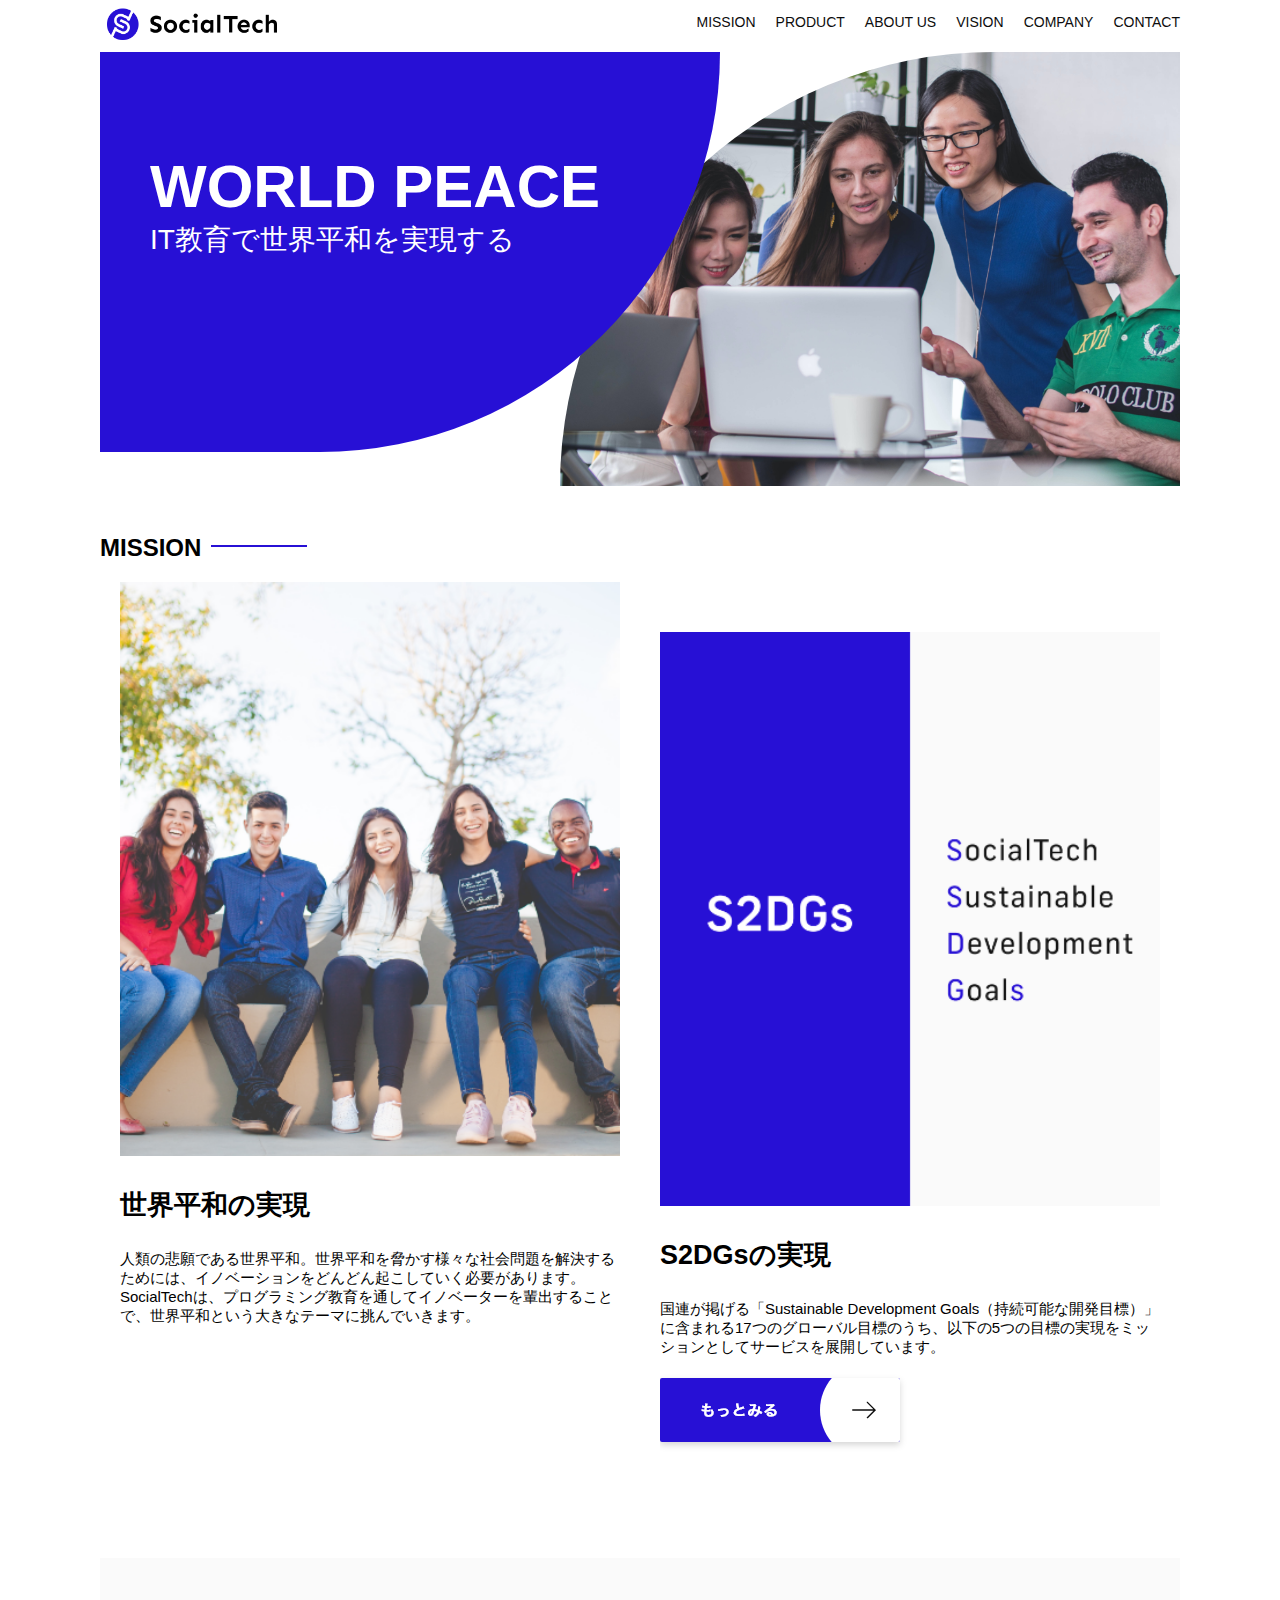
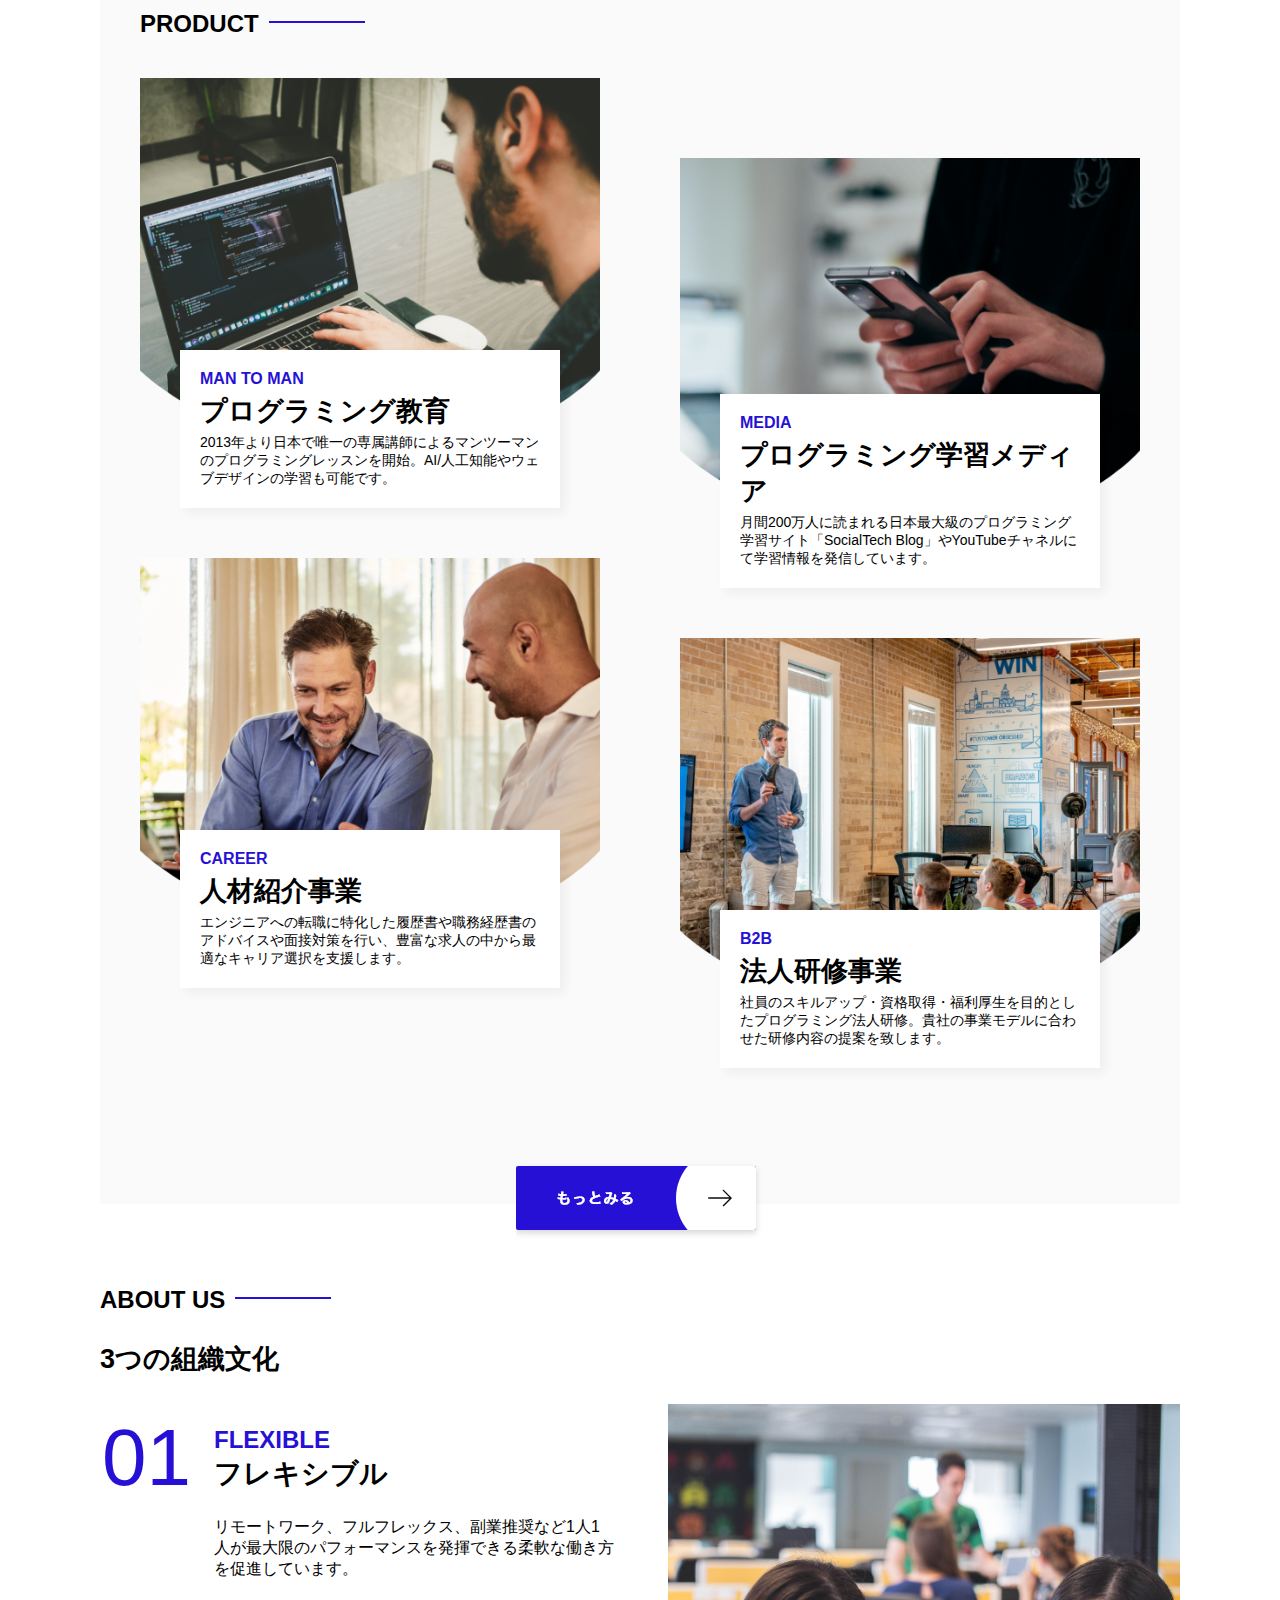
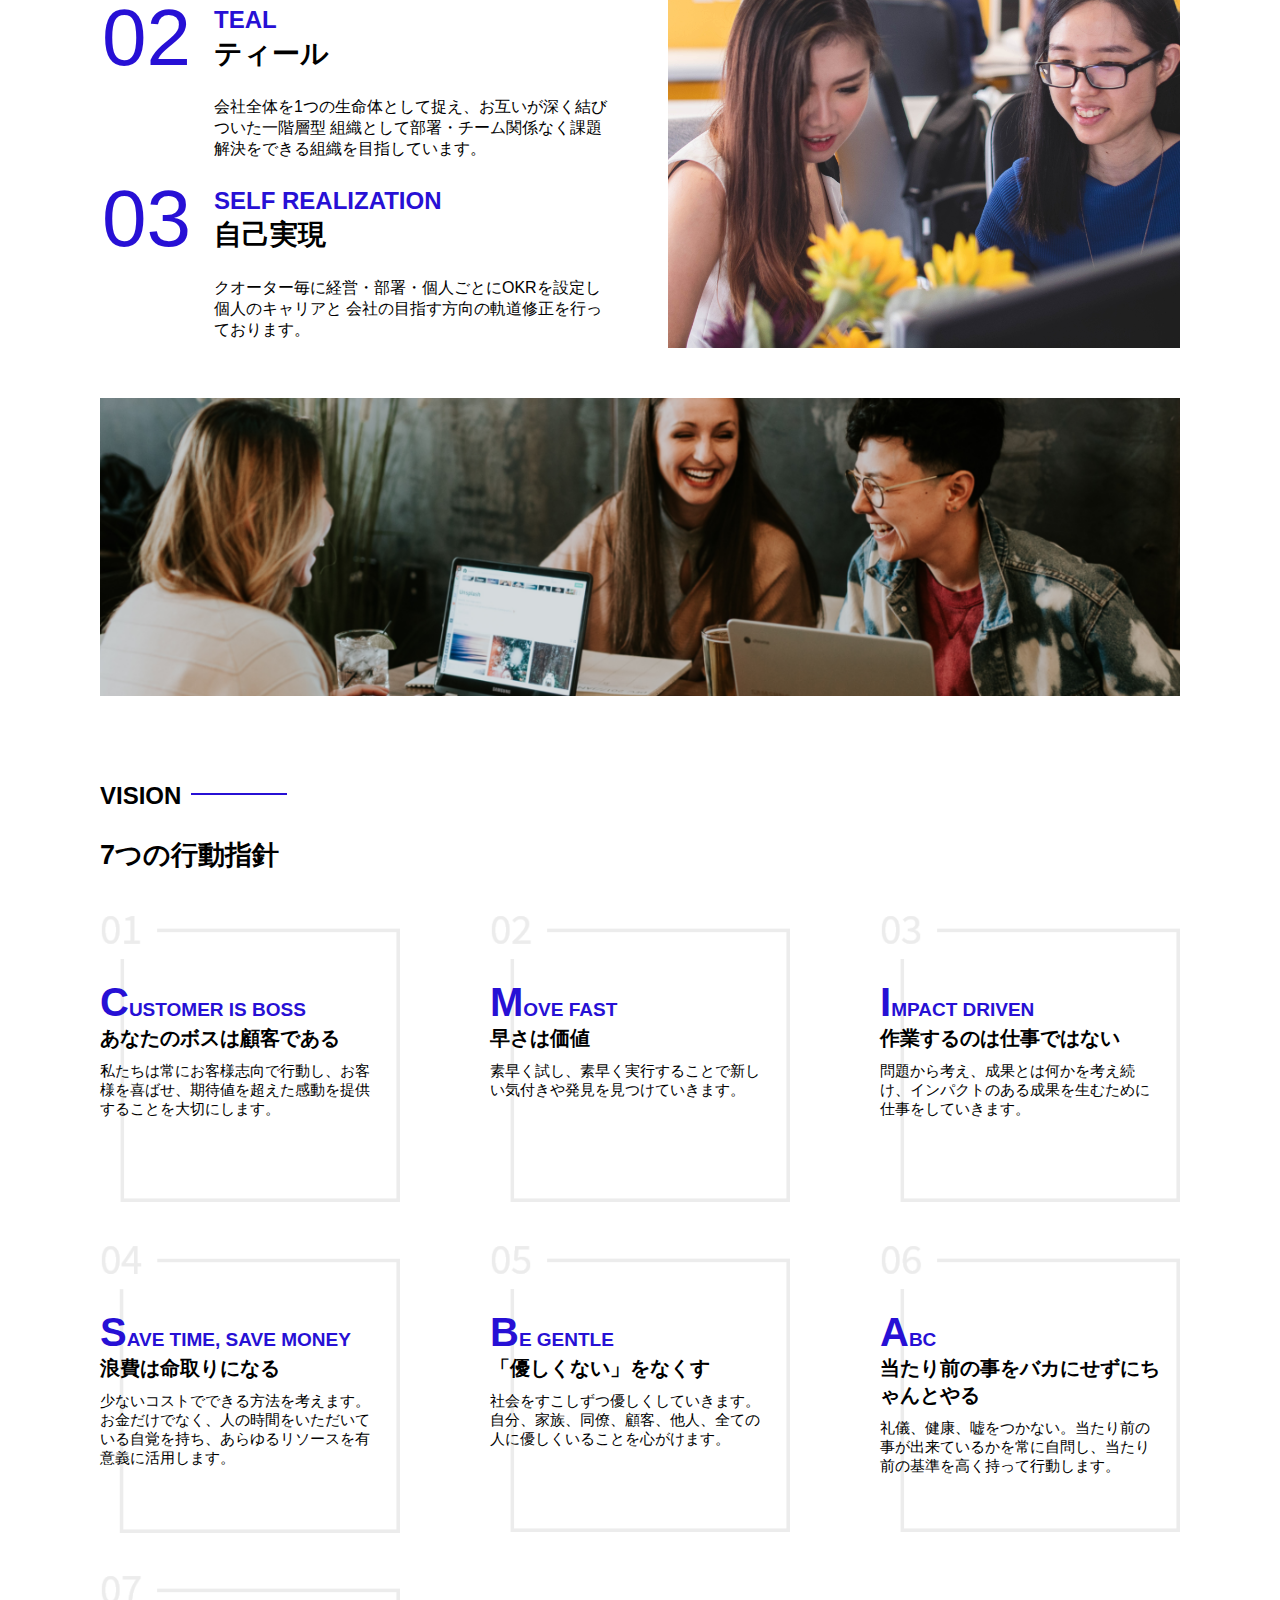
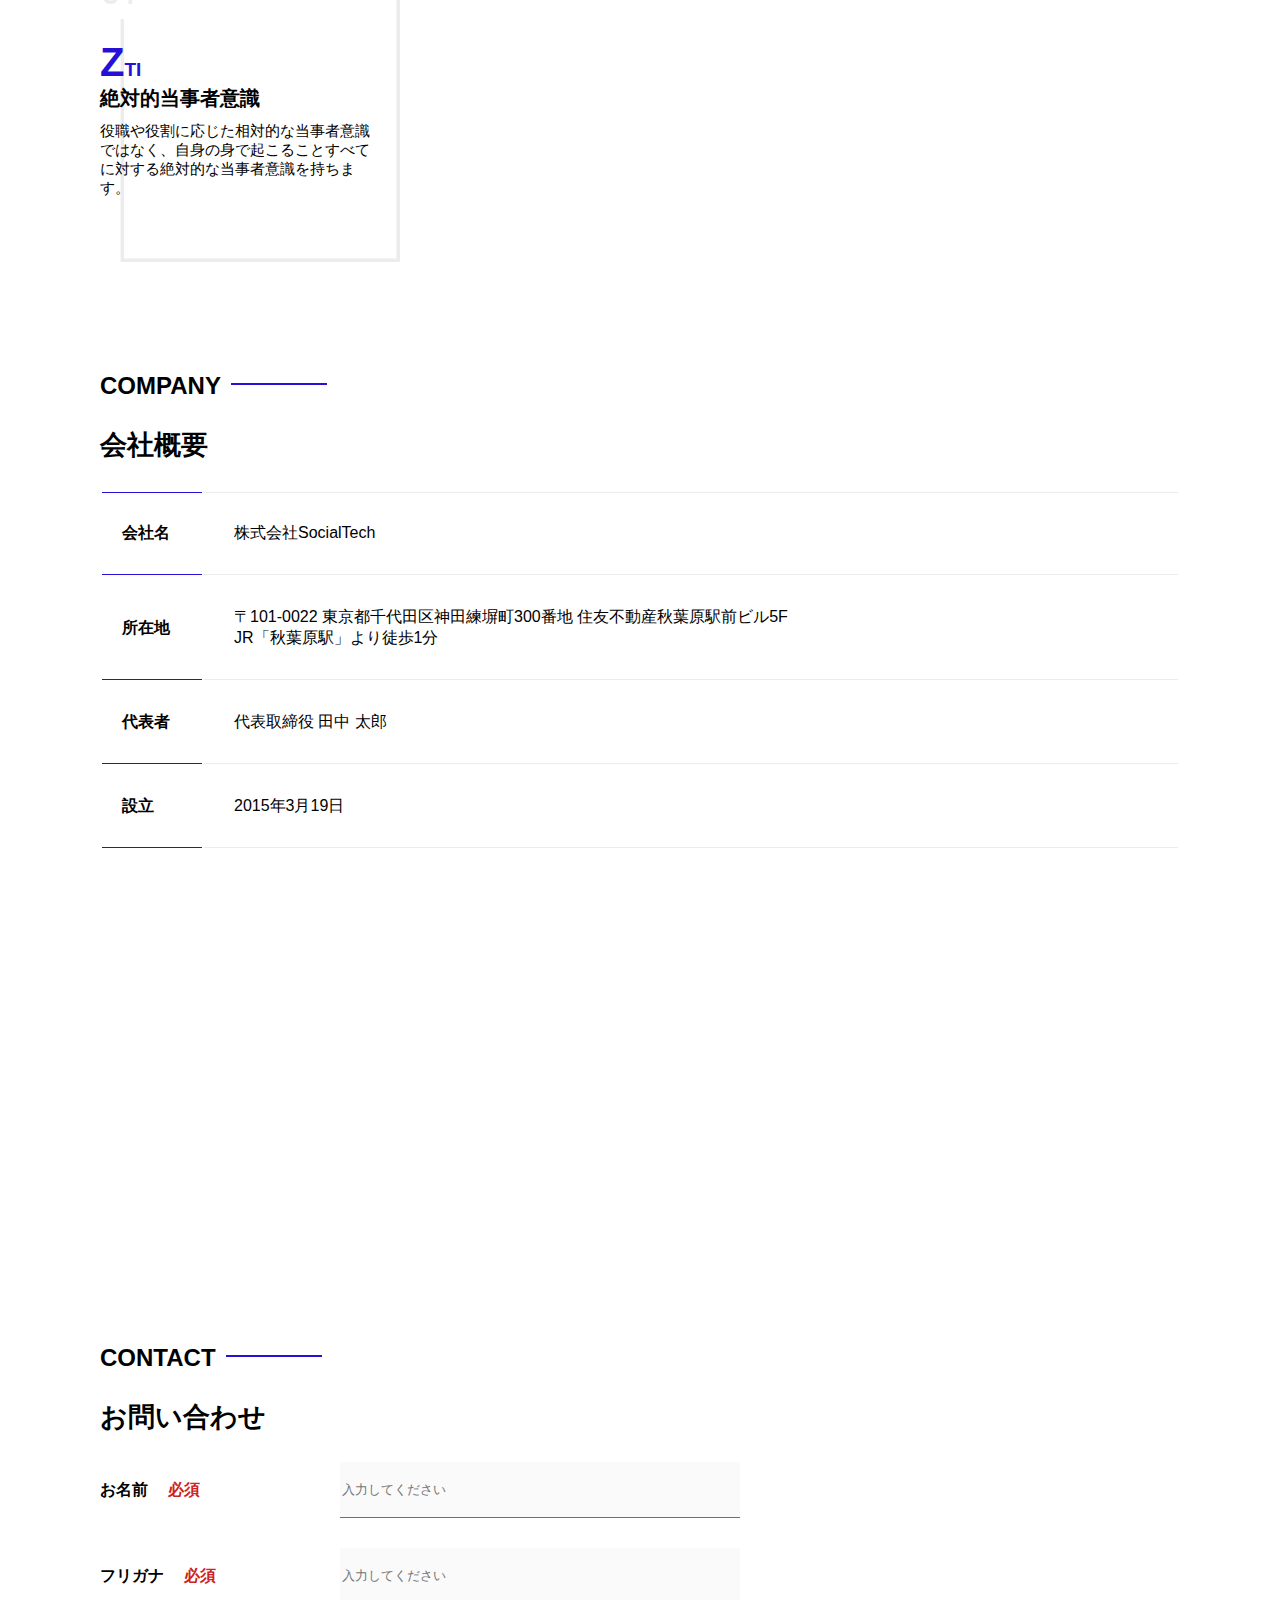
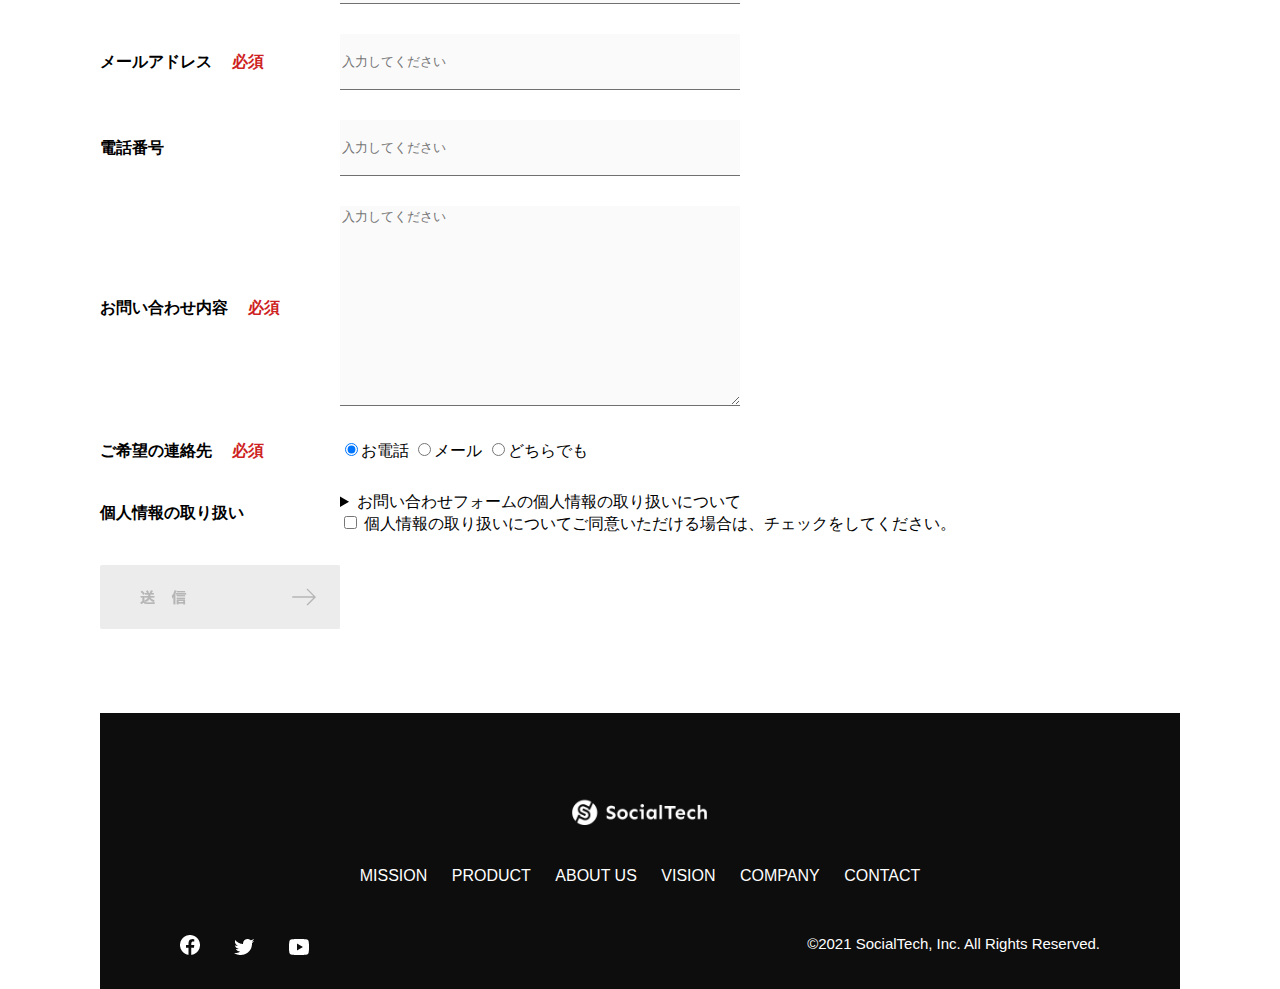
<file: kadai_tutorial_output/index.html>
<!DOCTYPE html>
<html>
<head>
    <title>SocialTech</title>
    <meta charset="utf-8">
    <meta name="description" content="SocialTechはEdTech業界のリーディングカンパニーを目指します。">
    <meta name="viewport" content="width=device-width, initial-scale=1.0">
    <link rel="stylesheet" href="style.css">
</head>

<body>
    <!-- ヘッダー -->
    <header>
        <!-- ロゴ -->
        <a href="index.html" id="logo">
            <img src="images/logo.png" alt="トップページに戻る">
        </a>

        <!-- PC用ナビゲーション -->
        <nav id="nav-pc">
            <ul>
                <li><a href="mission.html">MISSION</a></li>
                <li><a href="product.html">PRODUCT</a></li>
                <li><a href="index.html#aboutus">ABOUT US</a></li>
                <li><a href="index.html#vision">VISION</a></li>
                <li><a href="index.html#company">COMPANY</a></li>
                <li><a href="index.html#contact">CONTACT</a></li>
            </ul>
        </nav>

        <!-- スマホ用メニューボタン -->
        <button id="menu-sp" onclick="document.getElementById('nav-sp').style.display = 'block'">
            <img src="images/button-menu.png" alt="ナビゲーションを開く">
        </button>

        <!-- スマホ用ナビゲーション -->
        <div id="nav-sp">
            <button id="close" onclick="document.getElementById('nav-sp').style.display = 'none'">
                <img src="images/button-close.png" alt="ナビゲーションを閉じる">
            </button>
            <nav>
                <ul>
                    <li><a id="logo-sp" href="index.html" onclick="document.getElementById('nav-sp').style.display = 'none'"><img src="images/logo-sp.png" alt="トップページに戻る"></a></li>
                    <li><a class="menu" href="mission.html" onclick="document.getElementById('nav-sp').style.display = 'none'">MISSION</a></li>
                    <li><a class="menu" href="product.html" onclick="document.getElementById('nav-sp').style.display = 'none'">PRODUCT</a></li>
                    <li><a class="menu" href="index.html#aboutus" onclick="document.getElementById('nav-sp').style.display = 'none'">ABOUT US</a></li>
                    <li><a class="menu" href="index.html#vision" onclick="document.getElementById('nav-sp').style.display = 'none'">VISION</a></li>
                    <li><a class="menu" href="index.html#company" onclick="document.getElementById('nav-sp').style.display = 'none'">COMPANY</a></li>
                    <li><a class="menu" href="index.html#contact" onclick="document.getElementById('nav-sp').style.display = 'none'">CONTACT</a></li>
                </ul>
            </nav>
            <div id="sns">
                <a href="https://www.facebook.com/sejuku2013"><img src="images/button-facebook.png" alt="Facebookのリンク"></a>
                <a href="https://twitter.com/samuraijuku"><img src="images/button-twitter.png" alt="Twitterのリンク"></a>
                <a href="https://www.youtube.com/channel/UCCFOQO5aDK0xXam4cUQXT8g"><img src="images/button-youtube.png" alt="YouTubeのリンク"></a>
            </div>
        </div>
    </header>

    <main>
        <article>

        <!-- メインビジュアル -->
        <section id="main-visual">
            <div id="main-message">
                <h1>WORLD PEACE</h1>
                <p>IT教育で世界平和を実現する</p>
            </div>
            <img src="images/index/index-main.png" alt="PCの周りに集まる多国籍の仲間たち">
        </section>

        <!-- ミッション -->
        <section id="mission">
            <h2 class="index-h2">MISSION</h2>
            <div id="mission-flex">
                <div>
                    <img id="mission-photo" src="images/index/index-mission.png" alt="屋外のベンチで写真を撮影する多国籍の仲間たち">
                    <h3>世界平和の実現</h3>
                    <p>人類の悲願である世界平和。世界平和を脅かす様々な社会問題を解決するためには、イノベーションをどんどん起こしていく必要があります。SocialTechは、プログラミング教育を通してイノベーターを輩出することで、世界平和という大きなテーマに挑んでいきます。</p>
                </div>
                <div>
                    <img id="s2dgs" src="images/index/s2dgs.png" alt="S2DGs">
                    <h3>S2DGsの実現</h3>
                    <p>国連が掲げる「Sustainable Development Goals（持続可能な開発目標）」に含まれる17つのグローバル目標のうち、以下の5つの目標の実現をミッションとしてサービスを展開しています。</p>
                    <a href="mission.html"><img src="images/button-more.png" alt="もっとみる"></a>
                </div>
            </div>
        </section>

        <!-- プロダクト -->
        <section id="product">
            <h2 class="index-h2">PRODUCT</h2>
            <div class="product-flex">
                <div id="product-left">
                    <div>
                        <img class="product-photo" src="images/index/index-mantoman.png" alt="PCでコードを書く男性">
                        <div class="product-explain">
                            <span>MAN TO MAN</span>
                            <h3>プログラミング教育</h3>
                            <p>2013年より日本で唯一の専属講師によるマンツーマンのプログラミングレッスンを開始。AI/人工知能やウェブデザインの学習も可能です。</p>
                        </div>
                    </div>
                    <div>
                        <img class="product-photo" src="images/index/index-career.png" alt="笑顔で話し合う2人の男性">
                        <div class="product-explain">
                            <span>CAREER</span>
                            <h3>人材紹介事業</h3>
                            <p>エンジニアへの転職に特化した履歴書や職務経歴書のアドバイスや面接対策を行い、豊富な求人の中から最適なキャリア選択を支援します。</p>
                        </div>
                    </div>
                </div>
                <div id="product-right">
                    <div>
                        <img class="product-photo" src="images/index/index-media.png" alt="スマートフォンを操作する人">
                        <div class="product-explain">
                            <span>MEDIA</span>
                            <h3>プログラミング学習メディア</h3>
                            <p>月間200万人に読まれる日本最大級のプログラミング学習サイト「SocialTech Blog」やYouTubeチャネルにて学習情報を発信しています。</p>
                        </div>
                    </div>
                    <div>
                        <img class="product-photo" src="images/index/index-b2b.png" alt="講演中の男性とそれを聴く人々">
                        <div class="product-explain">
                            <span>B2B</span>
                            <h3>法人研修事業</h3>
                            <p>社員のスキルアップ・資格取得・福利厚生を目的としたプログラミング法人研修。貴社の事業モデルに合わせた研修内容の提案を致します。</p>
                        </div>
                    </div>
                </div>
            </div>
            <div id="product-more">
                <a href="product.html"><img src="images/button-more.png" alt="もっとみる"></a>
            </div>
        </section>

    <!-- ABOUT US -->
    <section id="aboutus">
        <h2 class="index-h2">ABOUT US</h2>
        <h3>3つの組織文化</h3>
        <div>
            <table class="culture-table">
                <tr>
                    <td class="culture-num">01</td>
                    <th><span class="culture-en">FLEXIBLE</span><br>フレキシブル</th>
                </tr>
                <tr>
                    <td></td>
                    <td class="culture-description">リモートワーク、フルフレックス、副業推奨など1人1人が最大限のパフォーマンスを発揮できる柔軟な働き方を促進しています。</td>
                </tr>
                <tr>
                    <td class="culture-num">02</td>
                    <th><span class="culture-en">TEAL</span><br>ティール</th>
                </tr>
                <tr>
                    <td></td>
                    <td class="culture-description">会社全体を1つの生命体として捉え、お互いが深く結びついた一階層型 組織として部署・チーム関係なく課題解決をできる組織を目指しています。</td>
                </tr>
                <tr>
                    <td class="culture-num">03</td>
                    <th><span class="culture-en">SELF REALIZATION</span><br>自己実現</th>
                </tr>
                <tr>
                    <td></td>
                    <td class="culture-description">クオーター毎に経営・部署・個人ごとにOKRを設定し個人のキャリアと 会社の目指す方向の軌道修正を行っております。</td>
                </tr>
            </table>
            <img class="culture-img" src="images/index/index-aboutus1.png" alt="笑顔で話し合う2人の女性">
        </div>
        <img class="culture-img2" src="images/index/index-aboutus2.png" alt="笑顔で話し合う3人の男女">
    </section>

    <!-- VISION -->
    <section id="vision">
        <h2 class="index-h2">VISION</h2>
        <h3>7つの行動指針</h3>
        <div>
            <div class="vision-box">
                <img src="images/index/vision-01.png" alt="01">
                <div>
                    <h4>CUSTOMER IS BOSS</h4>
                    <h5>あなたのボスは顧客である</h5>
                    <p>私たちは常にお客様志向で行動し、お客様を喜ばせ、期待値を超えた感動を提供することを大切にします。</p>
                </div>
            </div>
            <div class="vision-box">
                <img src="images/index/vision-02.png" alt="02">
                <div>
                    <h4>MOVE FAST</h4>
                    <h5>早さは価値</h5>
                    <p>素早く試し、素早く実行することで新しい気付きや発見を見つけていきます。</p>
                </div>
            </div>
            <div class="vision-box">
                <img src="images/index/vision-03.png" alt="03">
                <div>
                    <h4>IMPACT DRIVEN</h4>
                    <h5>作業するのは仕事ではない</h5>
                    <p>問題から考え、成果とは何かを考え続け、インパクトのある成果を生むために仕事をしていきます。</p>
                </div>
            </div>
            <div class="vision-box">
                <img src="images/index//vision-04.png" alt="04">
                <div>
                    <h4>SAVE TIME, SAVE MONEY</h4>
                    <h5>浪費は命取りになる</h5>
                    <p>少ないコストでできる方法を考えます。お金だけでなく、人の時間をいただいている自覚を持ち、あらゆるリソースを有意義に活用します。</p>
                </div>
            </div>
            <div class="vision-box">
                <img src="images/index/vision-05.png" alt="05">
                <div>
                    <h4>BE GENTLE</h4>
                    <h5>「優しくない」をなくす</h5>
                    <p>社会をすこしずつ優しくしていきます。自分、家族、同僚、顧客、他人、全ての人に優しくいることを心がけます。</p>
                </div>
            </div>
            <div class="vision-box">
                <img src="images/index/vision-06.png" alt="06">
                <div>
                    <h4>ABC</h4>
                    <h5>当たり前の事をバカにせずにちゃんとやる</h5>
                    <p>礼儀、健康、嘘をつかない。当たり前の事が出来ているかを常に自問し、当たり前の基準を高く持って行動します。</p>
                </div>
            </div>
            <div class="vision-box">
                <img src="images/index/vision-07.png" alt="07">
                <div>
                    <h4>ZTI</h4>
                    <h5>絶対的当事者意識</h5>
                    <p>役職や役割に応じた相対的な当事者意識ではなく、自身の身で起こることすべてに対する絶対的な当事者意識を持ちます。</p>
                </div>
            </div>
        </div>
    </section>

    <!-- COMPANY -->
    <section id="company">
        <h2 class="index-h2">COMPANY</h2>
        <h3>会社概要</h3>
        <table id="company-table">
            <tr>
                <th class="tableheader tableheader-first">会社名</th>
                <td class="cell cell-first">株式会社SocialTech</td>
            </tr>
            <tr>
                <th class="tableheader">所在地</th>
                <td class="cell">〒101-0022 東京都千代田区神田練塀町300番地 住友不動産秋葉原駅前ビル5F<br>JR「秋葉原駅」より徒歩1分</td>
            </tr>
            <tr>
                <th class="tableheader">代表者</th>
                <td class="cell">代表取締役 田中 太郎</td>
            </tr>
            <tr>
                <th class="tableheader">設立</th>
                <td class="cell">2015年3月19日</td>
            </tr>
        </table>
        <iframe src="https://www.google.com/maps/embed?pb=!1m18!1m12!1m3!1d3240.0688551336807!2d139.7720776771055!3d35.69992317258124!2m3!1f0!2f0!3f0!3m2!1i1024!2i768!4f13.1!3m3!1m2!1s0x60188fee13660e23%3A0x77137876edf742ac!2z5L2P5Y-L5LiN5YuV55Sj56eL6JGJ5Y6f6aeF5YmN44OT44Or!5e0!3m2!1sja!2sjp!4v1704858013291!5m2!1sja!2sjp" style="border: 0" allowfullscreen="" loading="lazy"></iframe>
    </section>

    <!-- お問い合わせフォーム -->
        <section id="contact">
            <h2 class="index-h2">CONTACT</h2>
            <h3>お問い合わせ</h3>
            <form>
                <div>
                    <div class="contact-heading">
                        <label class="contact-label">お名前<span class="contact-span">必須</span></label>
                    </div>
                    <div>
                        <input type="text" name="name" placeholder="入力してください" class="contact-textbox">
                    </div>
                </div>
                <div>
                    <div class="contact-heading">
                        <label class="contact-label">フリガナ<span class="contact-span">必須</span></label>
                    </div>
                    <div>
                        <input type="text" name="hurigana" placeholder="入力してください" class="contact-textbox">
                    </div>
                </div>
                <div>
                    <div class="contact-heading">
                        <label class="contact-label">メールアドレス<span class="contact-span">必須</span></label>
                    </div>
                    <div>
                        <input type="text" name="email" placeholder="入力してください" class="contact-textbox">
                    </div>
                </div>
                <div>
                    <div class="contact-heading">
                        <label class="contact-label">電話番号</label>
                    </div>
                    <div>
                        <input type="text" name="tel" placeholder="入力してください" class="contact-textbox">
                    </div>
                </div>
                <div>
                    <div class="contact-heading">
                        <label class="contact-label">お問い合わせ内容<span class="contact-span">必須</span></label>
                    </div>
                    <div>
                        <textarea class="contact-textarea" placeholder="入力してください" name="message"></textarea>
                    </div>
                </div>
                <div>
                    <div class="contact-heading">
                        <label class="contact-label">ご希望の連絡先<span class="contact-span">必須</span></label>
                    </div>
                    <div>
                        <input class="radiobutton" type="radio" value="tel" name="contact" checked><label>お電話</label> <input class="radiobutton" type="radio" value="mail" name="contact"><label>メール</label> <input class="radiobutton" type="radio" value="both" name="contact"><label>どちらでも</label></div>
                    </div>
                    <div>
                        <div class="contact-heading">
                            <label class="contact-label">個人情報の取り扱い</label>
                        </div>
                        <div>
                            <details>
                                <summary>お問い合わせフォームの個人情報の取り扱いについて</summary>
                                <div>
                                    <dl>
                                        <dt>１．組織の名称又は氏名</dt>
                                        <dd>株式会社SocialTech</dd>
                                        <dt>２．個人情報保護管理者（若しくはその代理人）の氏名又は職名、所属及び連絡先</dt>
                                        <dd>
                                            <p>鈴木 一郎 コーポレート部</p>
                                            <p>メールアドレス：samurai@example.com</p>
                                            <p>TEL：03-1234-5678</p>
                                        </dd>
                                        <dt>３．個人情報の利用目的</dt>
                                        <dd>
                                            <ul>
                                                <li>・本サービス及び本サービスに関連する情報の提供又はそれらに関する連絡のため</li>
                                                <li>・ユーザーの本人確認のため</li>
                                                <li>・当社サービスのご案内のため</li>
                                                <li>・当社の商品等の広告または宣伝（電子メールによるものを含むものとします。）</li>
                                            </ul>
                                        </dd>
                                        <dt>４．個人情報の取り扱い業務の委託</dt>
                                        <dd>個人情報の取扱業務の全部または一部を外部に業務委託する場合があります。その際、弊社は、個人情報を適切に保護できる管理体制を敷き実行していることを条件として委託先を厳選したうえで、機密保持契約を委託先と締結し、お客様の個人情報を厳密に管理させます。</dd>
                                        <dt>５．個人情報の開示等の請求</dt>
                                        <dd>
                                            お客様は、弊社に対してご自身の個人情報の開示等（利用目的の通知、開示、内容の訂正・追加・削除、利用の停止または消去、第三者への提供の停止）に関して、当社問合わせ窓口に申し出ることができます。<br>
                                            その際、弊社はお客様ご本人を確認させていただいたうえで、合理的な期間内に対応いたします。<br>
                                            なお、個人情報に関する弊社問合わせ先は、次の通りです。
                                        </dd>
                                        <dd>
                                            <p>株式会社SocialTech　個人情報問合せ窓口</p>
                                            <p>〒150-0043　東京都千代田区神田練塀町300番地 住友不動産秋葉原駅前ビル5F</p>
                                            <p>メールアドレス：samurai@example.com　TEL：03-1234-5678</p>
                                        </dd>
                                        <dt>６．個人情報を提供されることの任意性について</dt>
                                        <dd>お客様がご自身の個人情報を弊社に提供されるか否かは、お客様のご判断によりますが、もしご提供されない場合には、適切なサービスが提供できない場合がありますので予めご了承ください。</dd>
                                    </dl>
                                </div>
                            </details>
                            <input type="checkbox" name="agree">
                            <span>個人情報の取り扱いについてご同意いただける場合は、チェックをしてください。</span>
                        </div>
                    </div>
                <input type="image" src="images/button-submit.png" alt="送信する">
            </form>
        </section>
        </article>
    </main>

    <footer>
        <div id="footer-logo">
            <img src="images/logo-sp.png" alt="SocialTech">
        </div>
        <div id="footer-link">
            <a href="mission.html">MISSION</a>
            <a href="product.html">PRODUCT</a>
            <a href="index.html#aboutus">ABOUT US</a>
            <a href="index.html#vision">VISION</a>
            <a href="index.html#company">COMPANY</a>
            <a href="index.html#contact">CONTACT</a>
        </div>
        <div id="sns-footer">
            <div class="sns-btns">
                <a href="https://www.facebook.com/sejuku2013"><img src="images/button-facebook.png" alt="Facebookのリンク"></a>
                <a href="https://twitter.com/samuraijuku"><img src="images/button-twitter.png" alt="Twitterのリンク"></a>
                <a href="https://www.youtube.com/channel/UCCFOQO5aDK0xXam4cUQXT8g"><img src="images/button-youtube.png" alt="YouTubeのリンク"></a>
            </div>
            <p id="copyright">&copy;2021 SocialTech, Inc. All Rights Reserved.</p>
        </div>
    </footer>
</body>
</html>
</file>
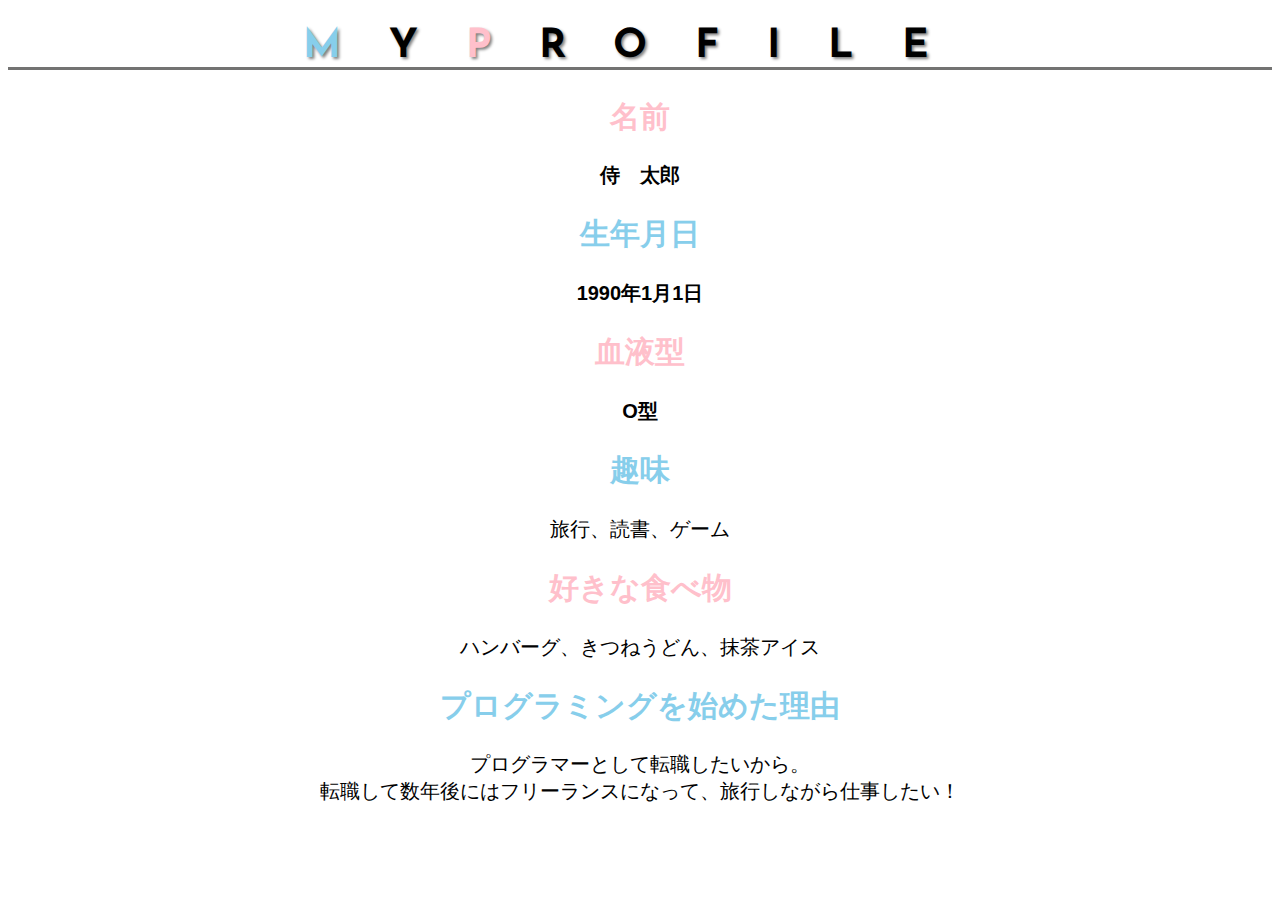
<file: kadai_015/kadai_015.html>
<!DOCTYPE html>
<html>
<head>
    <title>15章課題</title>
    <meta charset="UTF-8">
    <meta name="description" content="このページは15章の課題です。">
    <link rel="stylesheet" href="style.css">
    <link rel="preconnect" href="https://fonts.googleapis.com">
    <link rel="preconnect" href="https://fonts.gstatic.com" crossorigin>
    <link href="https://fonts.googleapis.com/css2?family=Josefin+Sans&display=swap" rel="stylesheet">
</head>
<body>
    <h1><span class="blue">M</span>Y<span class="pink">P</span>ROFILE</h1>
    <div id="basic">
        <h2 class="pink">名前</h2>
        <p>侍　太郎</p>
        <h2 class="blue">生年月日</h2>
        <p>1990年1月1日</p>
        <h2 class="pink">血液型</h2>
        <p>O型</p>
    </div>
    <h2 class="blue">趣味</h2>
    <p>旅行、読書、ゲーム</p>
    <h2 class="pink">好きな食べ物</h2>
    <p>ハンバーグ、きつねうどん、抹茶アイス</p>
    <h2 class="blue">プログラミングを始めた理由</h2>
    <p>プログラマーとして転職したいから。<br>転職して数年後にはフリーランスになって、旅行しながら仕事したい！</p>
</body>
</html>
</file>
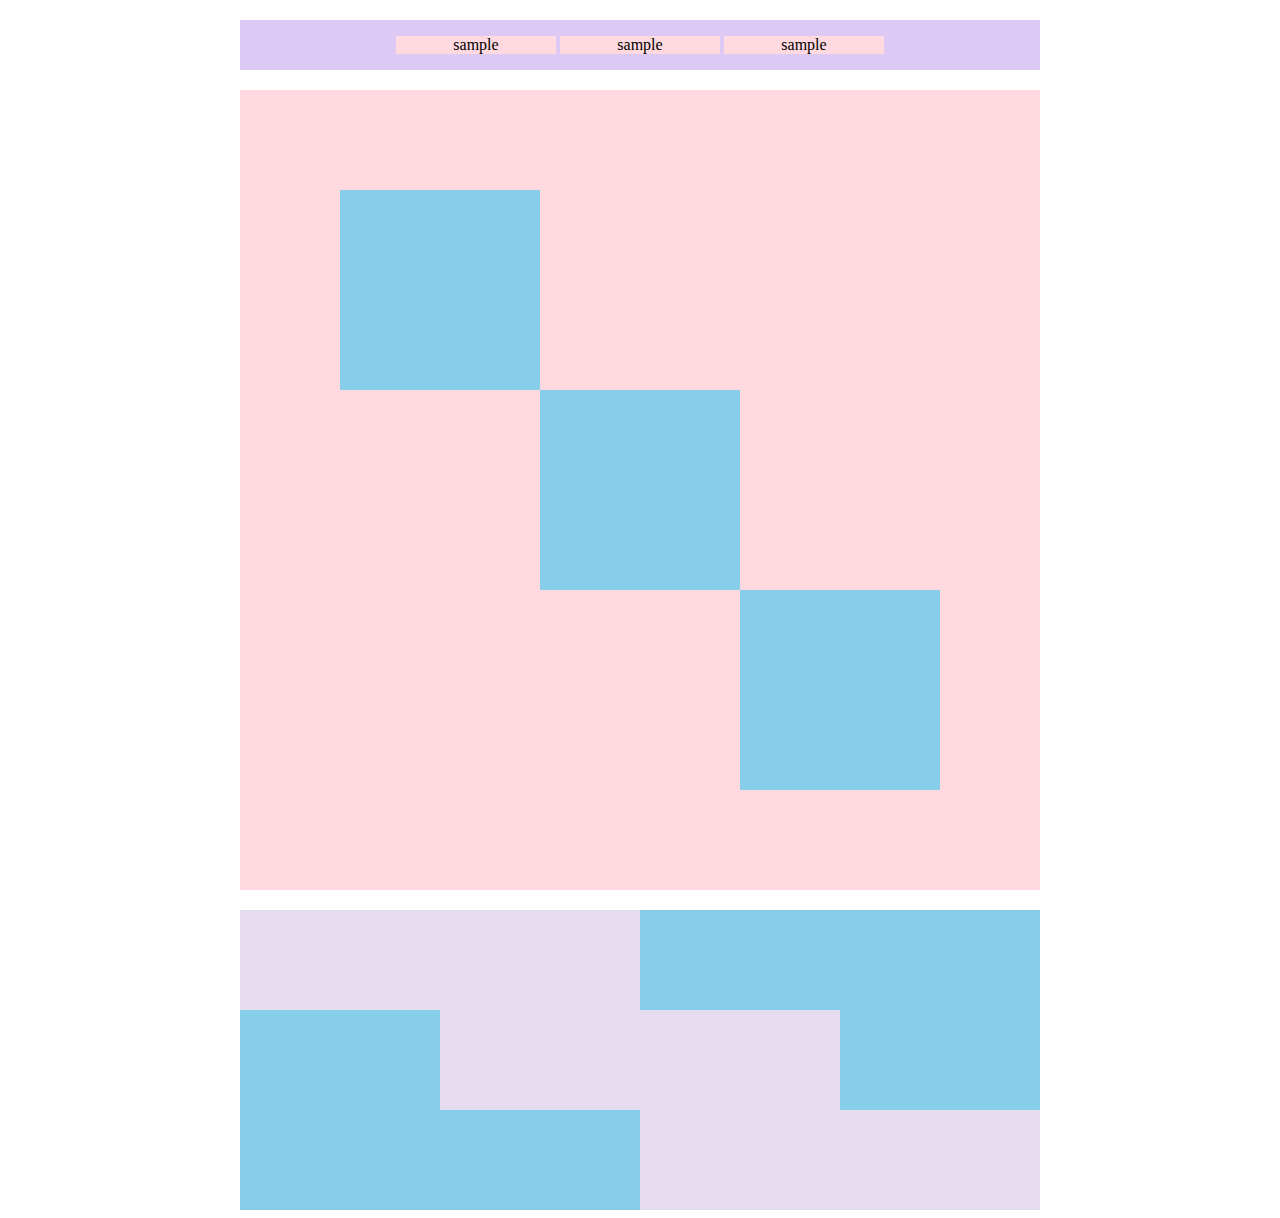
<file: kadai_018/kadai_018.html>
<!DOCTYPE html>
<html>
<head>
    <meta charset="UTF-8">
    <link rel="stylesheet" href="style.css">
    <meta name="description" content="このページは18章の課題です。">
    <title>18章課題</title>
</head>
<body>
    <div id="top">
        <p class="top-child">sample</p>
        <p class="top-child">sample</p>
        <p class="top-child">sample</p>
    </div>
    <div id="middle">
        <div id="middle-child01"></div>
        <div id="middle-child02"></div>
        <div id="middle-child03"></div>
    </div>
    <div id="bottom">
        <div id="bottom-child01"></div>
        <div id="bottom-child02"></div>
        <div id="bottom-child03"></div>
    </div>
</body>
</html>
</file>
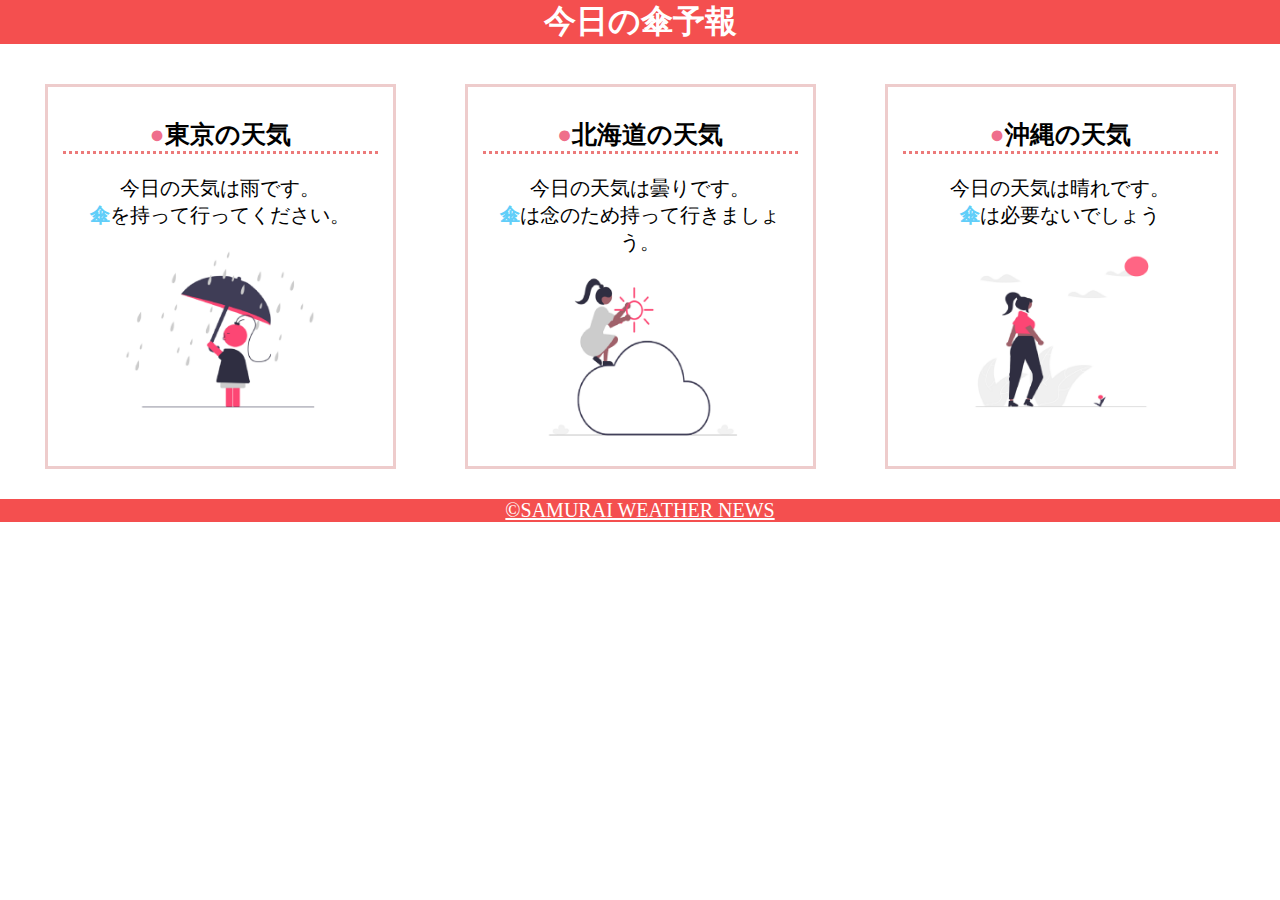
<file: kadai_022/kadai_022.html>
<!DOCTYPE html>
<html>
    <head>
        <meta charset="UTF-8">
        <meta name="viewport" content="width=device-width, initial-scale=1.0">
        <link rel="stylesheet" href="style.css">
        <meta name="description" content="このページは22章の課題です。">
        <title>22章課題</title>
    </head>
    <body>
       
        <header>
            <h1>今日の傘予報</h1>
        </header>  
 
        <main>

            <div id="parent">
                <div class="contents">
                    <h2>東京の天気</h2>
                    <p>今日の天気は雨です。</p>
                    <p>傘を持って行ってください。</p>
                    <img src="images/rainy.png" alt="雨">
                </div>
 
                <div class="contents">
                    <h2>北海道の天気</h2>
                    <p>今日の天気は曇りです。</p>
                    <p>傘は念のため持って行きましょう。</p>
                    <img src="images/cloudy.png" alt="曇り">
                </div>
 
                <div class="contents">
                    <h2>沖縄の天気</h2>
                    <p>今日の天気は晴れです。</p>
                    <p>傘は必要ないでしょう</p>
                    <img src="images/sunny.png" alt="晴れ">
                </div>

            </div>    
 
        </main>
 
        <footer>
            <a href="https://www.sejuku.net/corp/">&copy;SAMURAI WEATHER NEWS</a>
         </footer>
 
    </body>
</html>
</file>
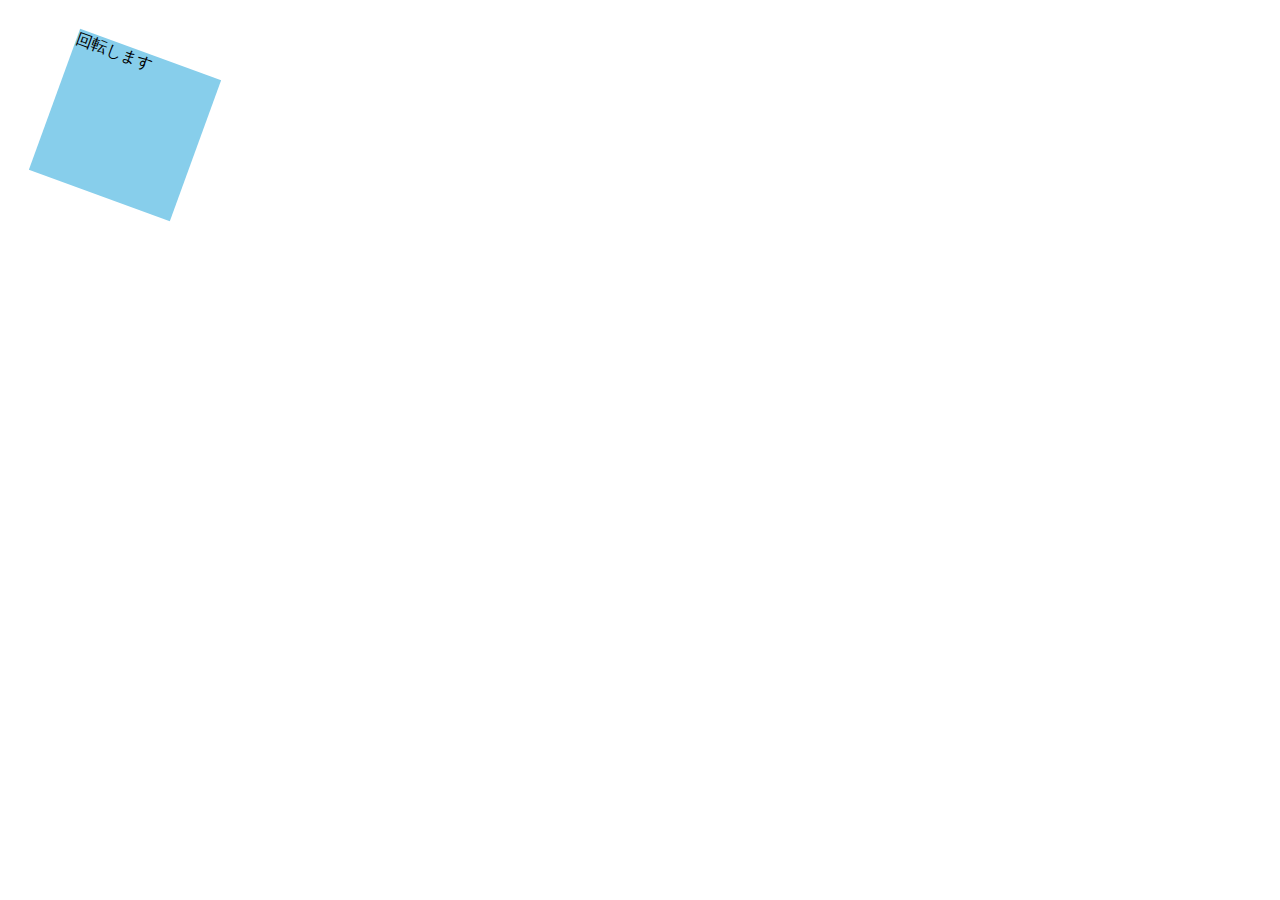
<file: kadai_mdn_css/mdn.html>
<!DOCTYPE html>
<html>

<head>
    <style>
        div {
            position: absolute;
            left: 50px;
            top: 50px;
            width: 150px;
            height: 150px;
            background-color: skyblue;
            transform: rotate(20deg);
        }
    </style>
</head>

<body>
    <div>
        回転します
    </div>

</body>

</html>
</file>
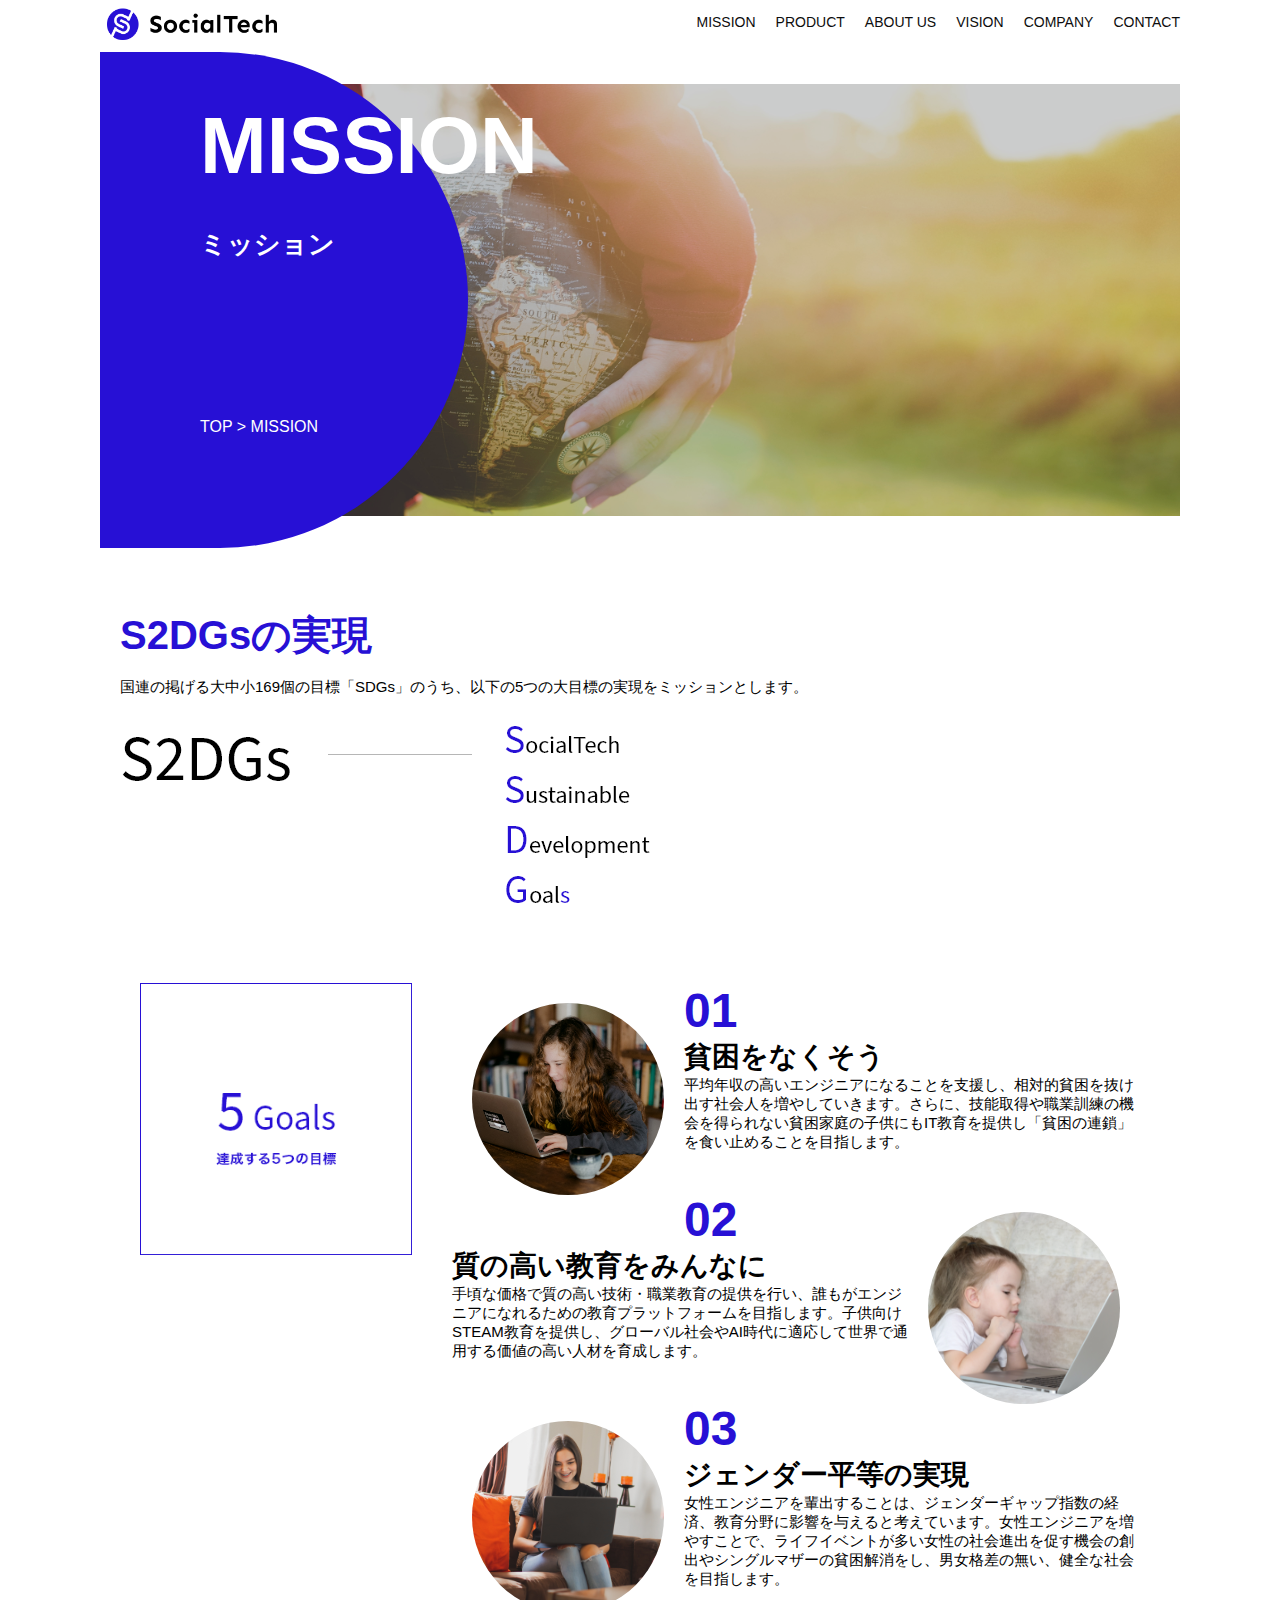
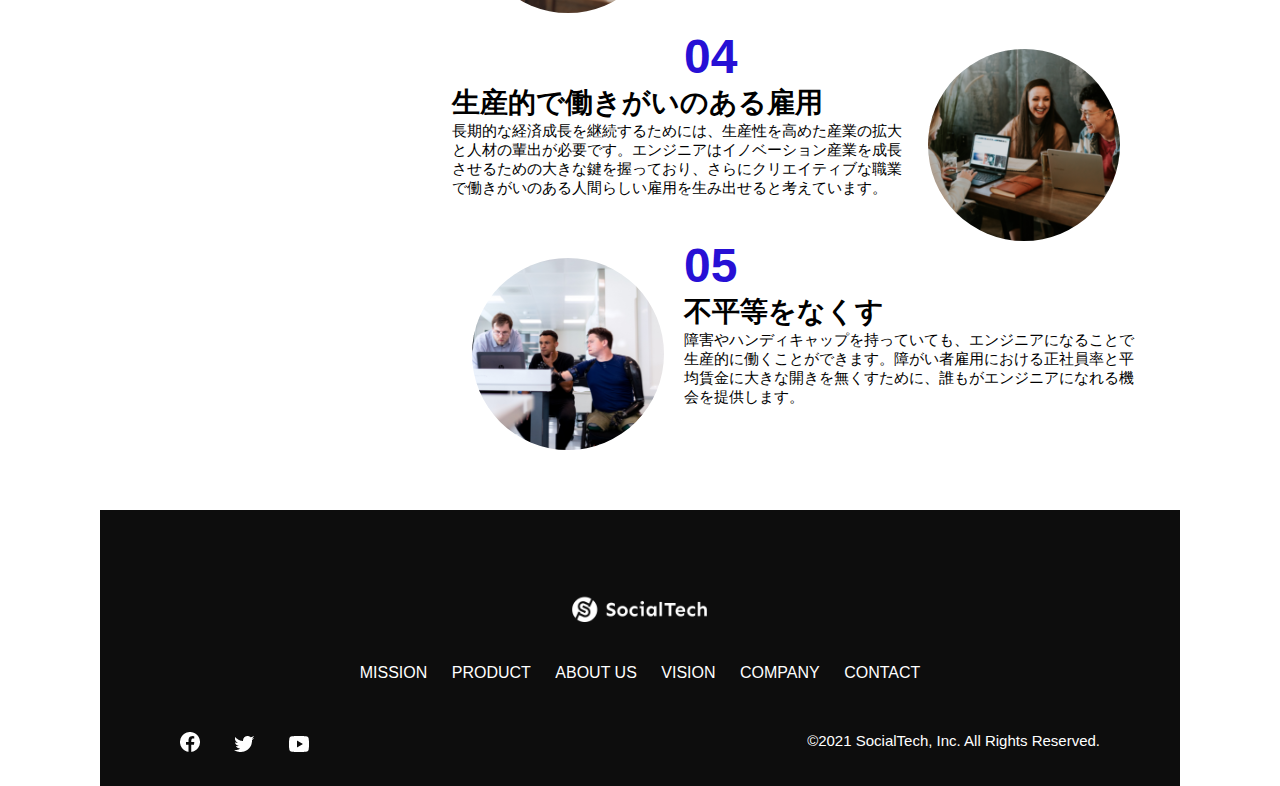
<file: kadai_tutorial_output/mission.html>
<!DOCTYPE html>
<html>
<head>
    <title>SocialTech - MISSION ミッション -</title>
    <meta charset="utf-8">
    <meta name="description" content="SocialTechが目指す5つの目標（S2DGs）を紹介します">
    <meta name="viewport" content="width=device-width, initial-scale=1.0">
    <link rel="stylesheet" href="style.css">
</head>

<body>
    <!-- ヘッダー -->
    <header>
        <!-- ロゴ -->
        <a href="index.html" id="logo">
            <img src="images/logo.png" alt="トップページに戻る">
        </a>

        <!-- PC用ナビゲーション -->
        <nav id="nav-pc">
            <ul>
                <li><a href="mission.html">MISSION</a></li>
                <li><a href="product.html">PRODUCT</a></li>
                <li><a href="index.html#aboutus">ABOUT US</a></li>
                <li><a href="index.html#vision">VISION</a></li>
                <li><a href="index.html#company">COMPANY</a></li>
                <li><a href="index.html#contact">CONTACT</a></li>
            </ul>
        </nav>

        <!-- スマホ用メニューボタン -->
        <button id="menu-sp" onclick="document.getElementById('nav-sp').style.display = 'block'">
            <img src="images/button-menu.png" alt="ナビゲーションを開く">
        </button>

        <!-- スマホ用ナビゲーション -->
        <div id="nav-sp">
            <button id="close" onclick="document.getElementById('nav-sp').style.display = 'none'">
                <img src="images/button-close.png" alt="ナビゲーションを閉じる">
            </button>
            <nav>
                <ul>
                    <li>
                        <a id="logo-sp" href="index.html" onclick="document.getElementById('nav-sp').style.display = 'none'"><img src="images/logo-sp.png" alt="トップページに戻る"></a>
                    </li>
                    <li><a class="menu" href="mission.html" onclick="document.getElementById('nav-sp').style.display = 'none'">MISSION</a></li>
                    <li><a class="menu" href="product.html" onclick="document.getElementById('nav-sp').style.display = 'none'">PRODUCT</a></li>
                    <li><a class="menu" href="index.html#aboutus" onclick="document.getElementById('nav-sp').style.display = 'none'">ABOUT US</a></li>
                    <li><a class="menu" href="index.html#vision" onclick="document.getElementById('nav-sp').style.display = 'none'">VISION</a></li>
                    <li><a class="menu" href="index.html#company" onclick="document.getElementById('nav-sp').style.display = 'none'">COMPANY</a></li>
                    <li><a class="menu" href="index.html#contact" onclick="document.getElementById('nav-sp').style.display = 'none'">CONTACT</a></li>
                </ul>
            </nav>
            <div id="sns">
                <a href="https://www.facebook.com/sejuku2013">
                    <img src="images/button-facebook.png" alt="Facebookのリンク">
                </a>
                <a href="https://twitter.com/samuraijuku">
                    <img src="images/button-twitter.png" alt="Twitterのリンク">
                </a>
                <a href="https://www.youtube.com/channel/UCCFOQO5aDK0xXam4cUQXT8g">
                    <img src="images/button-youtube.png" alt="YouTubeのリンク">
                </a>
            </div>
        </div>
    </header>

    <main>
        <article>
        <section id="mission-main">
            <div class="mission-main-inner">
                <div id="mission-title">
                    <h1>MISSION<br><span>ミッション</span></h1>
                    <p>TOP > MISSION</p>
                </div>
            </div>
        </section>

        <section id="mission-s2dgs">
            <h2 class="mission-h2">S2DGsの実現</h2>
            <p>国連の掲げる大中小169個の目標「SDGs」のうち、以下の5つの大目標の実現をミッションとします。</p>
            <img src="images/mission/mission-s2dgs.png" alt="S2DGs">
        </section>

        <section id="mission-five-goals">
            <div class="five-goals-image">
                <img src="images/mission/mission-5goals.png" alt="5Goals">
            </div>
            <div class="five-goals-read">
                <div>
                    <img class="fivegoals-image-left" src="images/mission/mission-5goals01.png" alt="PCを操作する女の子">
                    <span class="fivegoals-number">01</span>
                    <h3 class="fivegoals-h3">貧困をなくそう</h3>
                    <p class="fivegoals-p">平均年収の高いエンジニアになることを支援し、相対的貧困を抜け出す社会人を増やしていきます。さらに、技能取得や職業訓練の機会を得られない貧困家庭の子供にもIT教育を提供し「貧困の連鎖」を食い止めることを目指します。</p>
                </div>
                <div>
                    <img class="fivegoals-image-right" src="images/mission/mission-5goals02.png" alt="PCを見つめる小さい女の子">
                    <span class="fivegoals-number">02</span>
                    <h3 class="fivegoals-h3">質の高い教育をみんなに</h3>
                    <p class="fivegoals-p">手頃な価格で質の高い技術・職業教育の提供を行い、誰もがエンジニアになれるための教育プラットフォームを目指します。子供向けSTEAM教育を提供し、グローバル社会やAI時代に適応して世界で通用する価値の高い人材を育成します。</p>
                </div>
                <div>
                    <img class="fivegoals-image-left" src="images/mission/mission-5goals03.png" alt="PCを操作する女性">
                    <span class="fivegoals-number">03</span>
                    <h3 class="fivegoals-h3">ジェンダー平等の実現</h3>
                    <p class="fivegoals-p">女性エンジニアを輩出することは、ジェンダーギャップ指数の経済、教育分野に影響を与えると考えています。女性エンジニアを増やすことで、ライフイベントが多い女性の社会進出を促す機会の創出やシングルマザーの貧困解消をし、男女格差の無い、健全な社会を目指します。</p>
                </div>
                <div>
                    <img class="fivegoals-image-right" src="images/mission/mission-5goals04.png" alt="笑顔で話し合う3人の男女">
                    <span class="fivegoals-number">04</span>
                    <h3 class="fivegoals-h3">生産的で働きがいのある雇用</h3>
                    <p class="fivegoals-p">長期的な経済成長を継続するためには、生産性を高めた産業の拡大と人材の輩出が必要です。エンジニアはイノベーション産業を成長させるための大きな鍵を握っており、さらにクリエイティブな職業で働きがいのある人間らしい雇用を生み出せると考えています。</p>
                </div>
                <div>
                    <img class="fivegoals-image-left" src="images/mission/mission-5goals05.png" alt="障害を持つ男性が生き生きと働く様子">
                    <span class="fivegoals-number">05</span>
                    <h3 class="fivegoals-h3">不平等をなくす</h3>
                    <p class="fivegoals-p">障害やハンディキャップを持っていても、エンジニアになることで生産的に働くことができます。障がい者雇用における正社員率と平均賃金に大きな開きを無くすために、誰もがエンジニアになれる機会を提供します。</p>
                </div>
            </div>
        </section>
        </article>
    </main>

    <footer>
        <div id="footer-logo">
            <img src="images/logo-sp.png" alt="SocialTech">
        </div>
        <div id="footer-link">
            <a href="mission.html">MISSION</a>
            <a href="product.html">PRODUCT</a>
            <a href="index.html#aboutus">ABOUT US</a>
            <a href="index.html#vision">VISION</a>
            <a href="index.html#company">COMPANY</a>
            <a href="index.html#contact">CONTACT</a>
        </div>
        <div id="sns-footer">
            <div class="sns-btns">
                <a href="https://www.facebook.com/sejuku2013"><img src="images/button-facebook.png" alt="Facebookのリンク"></a>
                <a href="https://twitter.com/samuraijuku"><img src="images/button-twitter.png" alt="Twitterのリンク"></a>
                <a href="https://www.youtube.com/channel/UCCFOQO5aDK0xXam4cUQXT8g"><img src="images/button-youtube.png" alt="YouTubeのリンク"></a>
            </div>
            <p id="copyright">&copy;2021 SocialTech, Inc. All Rights Reserved.</p>
        </div>
    </footer>

</body>
</html>
</file>
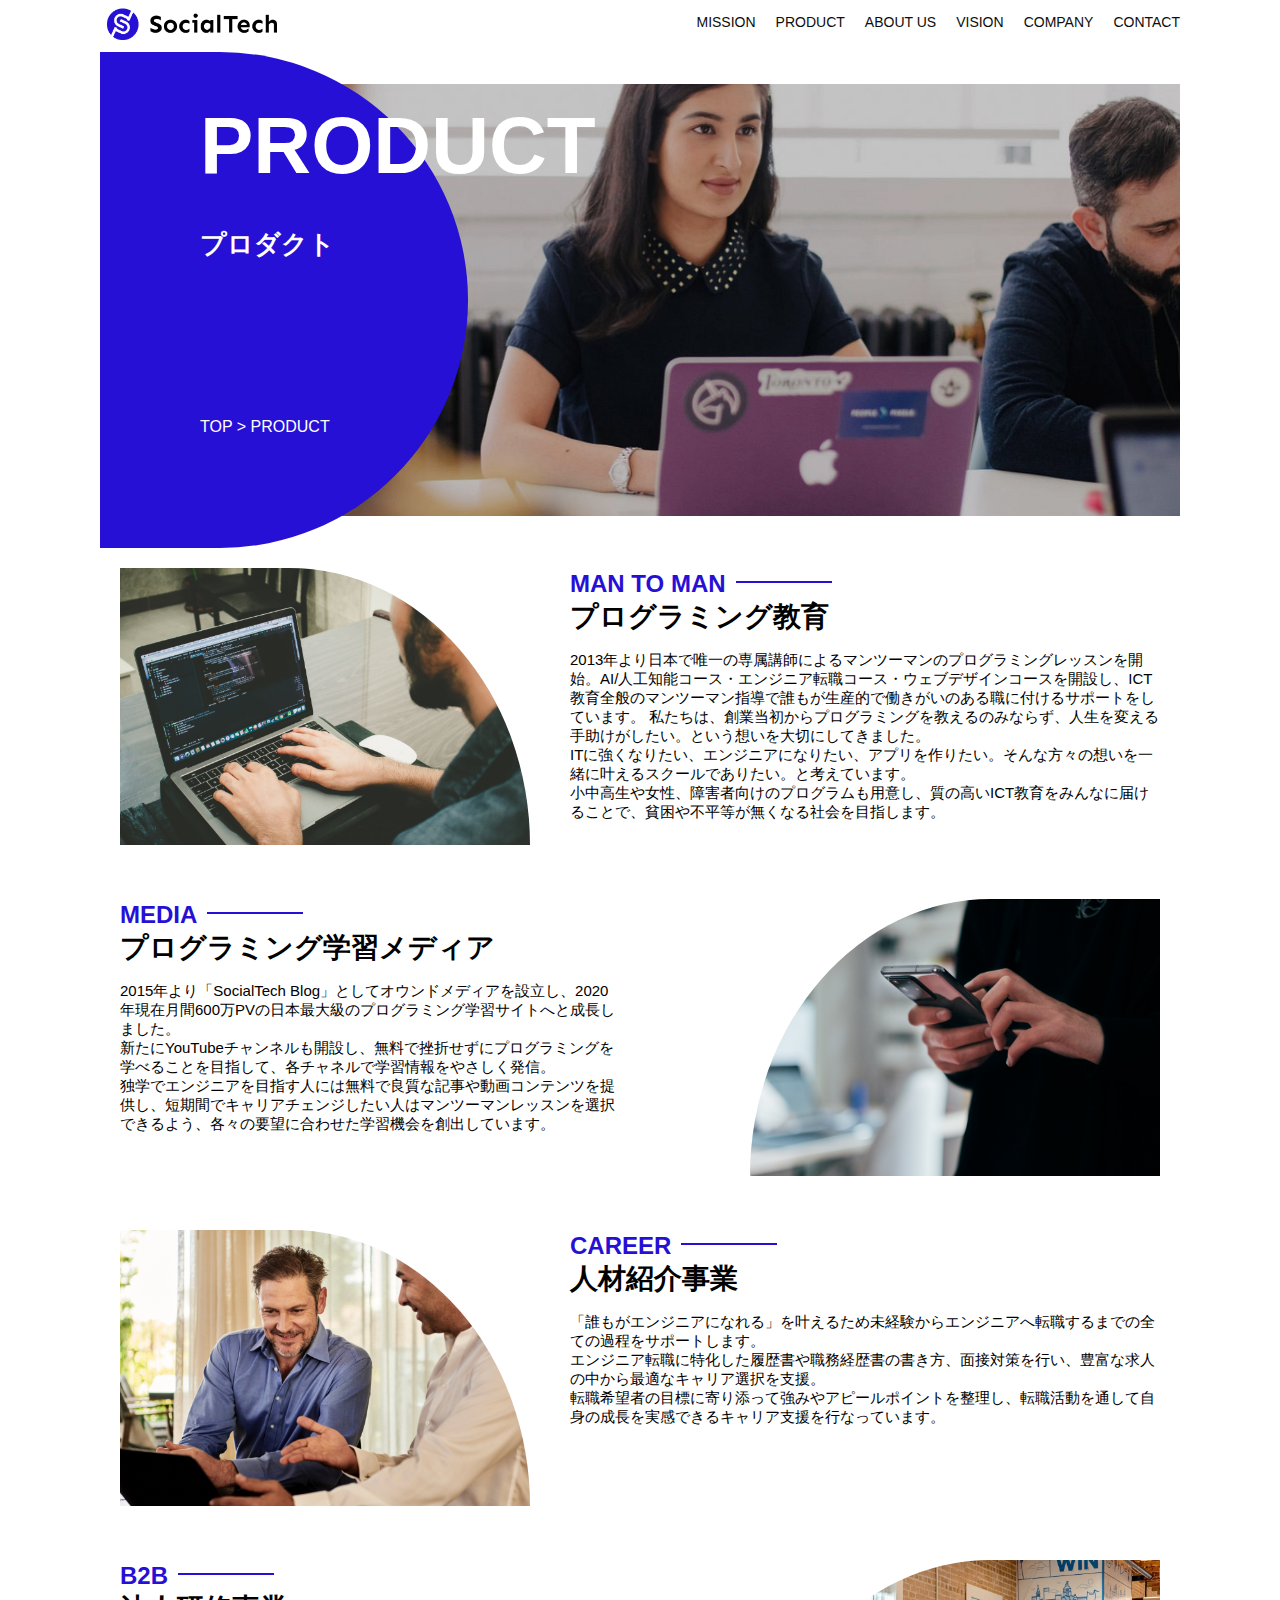
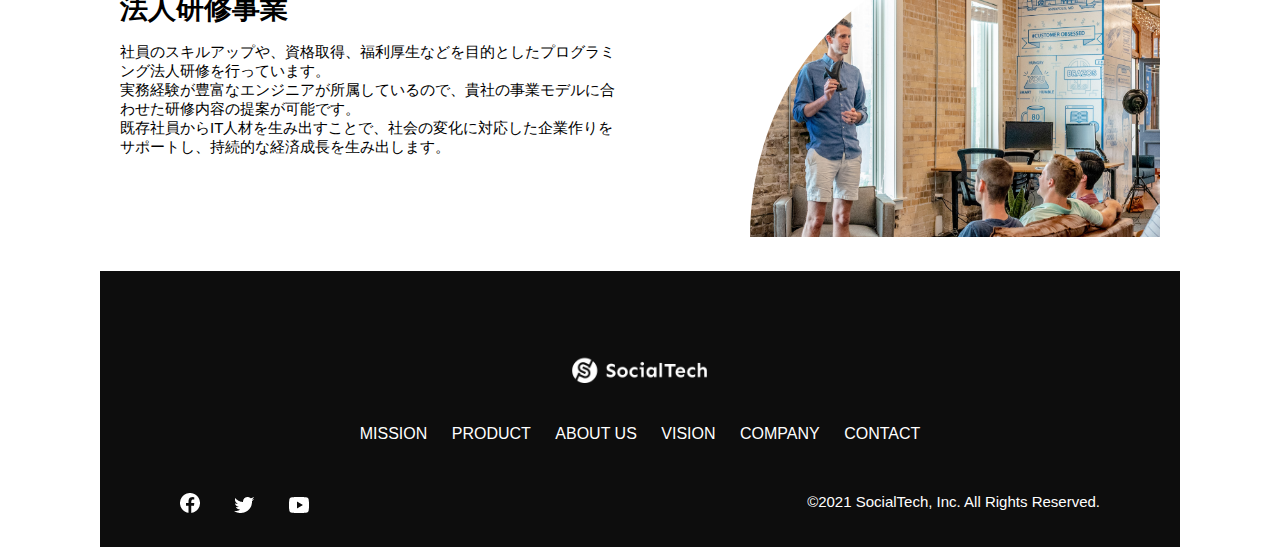
<file: kadai_tutorial_output/product.html>
<!DOCTYPE html>
<html>
<head>
    <title>SocialTech -PRODUCT プロダクト-</title>
    <meta charset="utf-8">
    <meta name="description" content="SocialTechの4つのプロダクトを紹介します">
    <meta name="viewport" content="width=device-width, initial-scale=1.0">
    <link rel="stylesheet" href="style.css">
</head>

<body>
    <!-- ヘッダー -->
    <header>
        <!-- ロゴ -->
        <a href="index.html" id="logo">
        <img src="images/logo.png" alt="トップページに戻る">
        </a>

        <!-- PC用ナビゲーション -->
        <nav id="nav-pc">
            <ul>
                <li><a href="mission.html">MISSION</a></li>
                <li><a href="product.html">PRODUCT</a></li>
                <li><a href="index.html#aboutus">ABOUT US</a></li>
                <li><a href="index.html#vision">VISION</a></li>
                <li><a href="index.html#company">COMPANY</a></li>
                <li><a href="index.html#contact">CONTACT</a></li>
            </ul>
        </nav>

        <!-- スマホ用メニューボタン -->
        <button id="menu-sp" onclick="document.getElementById('nav-sp').style.display = 'block'">
            <img src="images/button-menu.png" alt="ナビゲーションを開く">
        </button>

        <!-- スマホ用ナビゲーション -->
        <div id="nav-sp">
            <button id="close" onclick="document.getElementById('nav-sp').style.display = 'none'">
                <img src="images/button-close.png" alt="ナビゲーションを閉じる">
            </button>

            <nav>
                <ul>
                    <li>
                        <a id="logo-sp" href="index.html" onclick="document.getElementById('nav-sp').style.display = 'none'"><img src="images/logo-sp.png" alt="トップページに戻る"></a>
                    </li>
                    <li><a class="menu" href="mission.html" onclick="document.getElementById('nav-sp').style.display = 'none'">MISSION</a></li>
                    <li><a class="menu" href="product.html" onclick="document.getElementById('nav-sp').style.display = 'none'">PRODUCT</a></li>
                    <li><a class="menu" href="index.html#aboutus" onclick="document.getElementById('nav-sp').style.display = 'none'">ABOUT US</a></li>
                    <li><a class="menu" href="index.html#vision" onclick="document.getElementById('nav-sp').style.display = 'none'">VISION</a></li>
                    <li><a class="menu" href="index.html#company" onclick="document.getElementById('nav-sp').style.display = 'none'">COMPANY</a></li>
                    <li><a class="menu" href="index.html#contact" onclick="document.getElementById('nav-sp').style.display = 'none'">CONTACT</a></li>
                </ul>
            </nav>
            <div id="sns">
                <a href="https://www.facebook.com/sejuku2013">
                    <img src="images/button-facebook.png" alt="Facebookのリンク">
                </a>
                <a href="https://twitter.com/samuraijuku">
                    <img src="images/button-twitter.png" alt="Twitterのリンク">
                </a>
                <a href="https://www.youtube.com/channel/UCCFOQO5aDK0xXam4cUQXT8g">
                    <img src="images/button-youtube.png" alt="YouTubeのリンク">
                </a>
            </div>
        </div>
    </header>

    <main>
        <article>
        <section id="product-main">
            <div class="product-main-inner">
                <div id="product-title">
                    <h1>PRODUCT<br><span>プロダクト</span></h1>
                    <p>TOP > PRODUCT</p>
                </div>
            </div>
        </section>

        <section class="product-section product-section-left">
            <div class="product-section-img">
                <img src="images/product/product-mantoman.png" alt="PCでコードを書く男性">
            </div>
            <div class="product-read">
                <h2 class="product-h2">MAN TO MAN</h2>
                <h3 class="product-h3">プログラミング教育</h3>
                <p>
                2013年より日本で唯一の専属講師によるマンツーマンのプログラミングレッスンを開始。AI/人工知能コース・エンジニア転職コース・ウェブデザインコースを開設し、ICT教育全般のマンツーマン指導で誰もが生産的で働きがいのある職に付けるサポートをしています。 私たちは、創業当初からプログラミングを教えるのみならず、人生を変える手助けがしたい。という想いを大切にしてきました。<br>ITに強くなりたい、エンジニアになりたい、アプリを作りたい。そんな方々の想いを一緒に叶えるスクールでありたい。と考えています。<br>小中高生や女性、障害者向けのプログラムも用意し、質の高いICT教育をみんなに届けることで、貧困や不平等が無くなる社会を目指します。
                </p>
            </div>
        </section>

        <section class="product-section product-section-right">
            <div class="product-read">
                <h2 class="product-h2">MEDIA</h2>
                <h3 class="product-h3">プログラミング学習メディア</h3>
                <p>2015年より「SocialTech Blog」としてオウンドメディアを設立し、2020年現在月間600万PVの日本最大級のプログラミング学習サイトへと成長しました。<br>新たにYouTubeチャンネルも開設し、無料で挫折せずにプログラミングを学べることを目指して、各チャネルで学習情報をやさしく発信。<br>独学でエンジニアを目指す人には無料で良質な記事や動画コンテンツを提供し、短期間でキャリアチェンジしたい人はマンツーマンレッスンを選択できるよう、各々の要望に合わせた学習機会を創出しています。</p>
            </div>
            <div class="product-section-img">
                <img src="images/product/product-media.png" alt="スマートフォンを操作する人">
            </div>
        </section>

        <section class="product-section product-section-left">
            <div class="product-section-img">
                <img src="images/product/product-career.png" alt="笑顔で話し合う2人の男性">
            </div>
            <div class="product-read">
                <h2 class="product-h2">CAREER</h2>
                <h3 class="product-h3">人材紹介事業</h3>
                <p>「誰もがエンジニアになれる」を叶えるため未経験からエンジニアへ転職するまでの全ての過程をサポートします。<br>エンジニア転職に特化した履歴書や職務経歴書の書き方、面接対策を行い、豊富な求人の中から最適なキャリア選択を支援。<br>転職希望者の目標に寄り添って強みやアピールポイントを整理し、転職活動を通して自身の成長を実感できるキャリア支援を行なっています。<br></p>
            </div>
        </section>

        <section class="product-section product-section-right">
            <div class="product-read">
                <h2 class="product-h2">B2B</h2>
                <h3 class="product-h3">法人研修事業</h3>
                <p>社員のスキルアップや、資格取得、福利厚生などを目的としたプログラミング法人研修を行っています。<br>実務経験が豊富なエンジニアが所属しているので、貴社の事業モデルに合わせた研修内容の提案が可能です。<br>既存社員からIT人材を生み出すことで、社会の変化に対応した企業作りをサポートし、持続的な経済成長を生み出します。</p>
            </div>
            <div class="product-section-img">
                <img src="images/product/product-b2b.png" alt="講演中の男性とそれを聴く人々">
            </div>
        </section>
        </article>
    </main>

    <footer>
        <div id="footer-logo">
            <img src="images/logo-sp.png" alt="SocialTech">
        </div>
        <div id="footer-link">
            <a href="mission.html">MISSION</a>
            <a href="product.html">PRODUCT</a>
            <a href="index.html#aboutus">ABOUT US</a>
            <a href="index.html#vision">VISION</a>
            <a href="index.html#company">COMPANY</a>
            <a href="index.html#contact">CONTACT</a>
        </div>
        <div id="sns-footer">
            <div class="sns-btns">
                <a href="https://www.facebook.com/sejuku2013"><img src="images/button-facebook.png" alt="Facebookのリンク"></a>
                <a href="https://twitter.com/samuraijuku"><img src="images/button-twitter.png" alt="Twitterのリンク"></a>
                <a href="https://www.youtube.com/channel/UCCFOQO5aDK0xXam4cUQXT8g"><img src="images/button-youtube.png" alt="YouTubeのリンク"></a>
            </div>
            <p id="copyright">&copy;2021 SocialTech, Inc. All Rights Reserved.</p>
        </div>
    </footer>
</body>
</html>
</file>
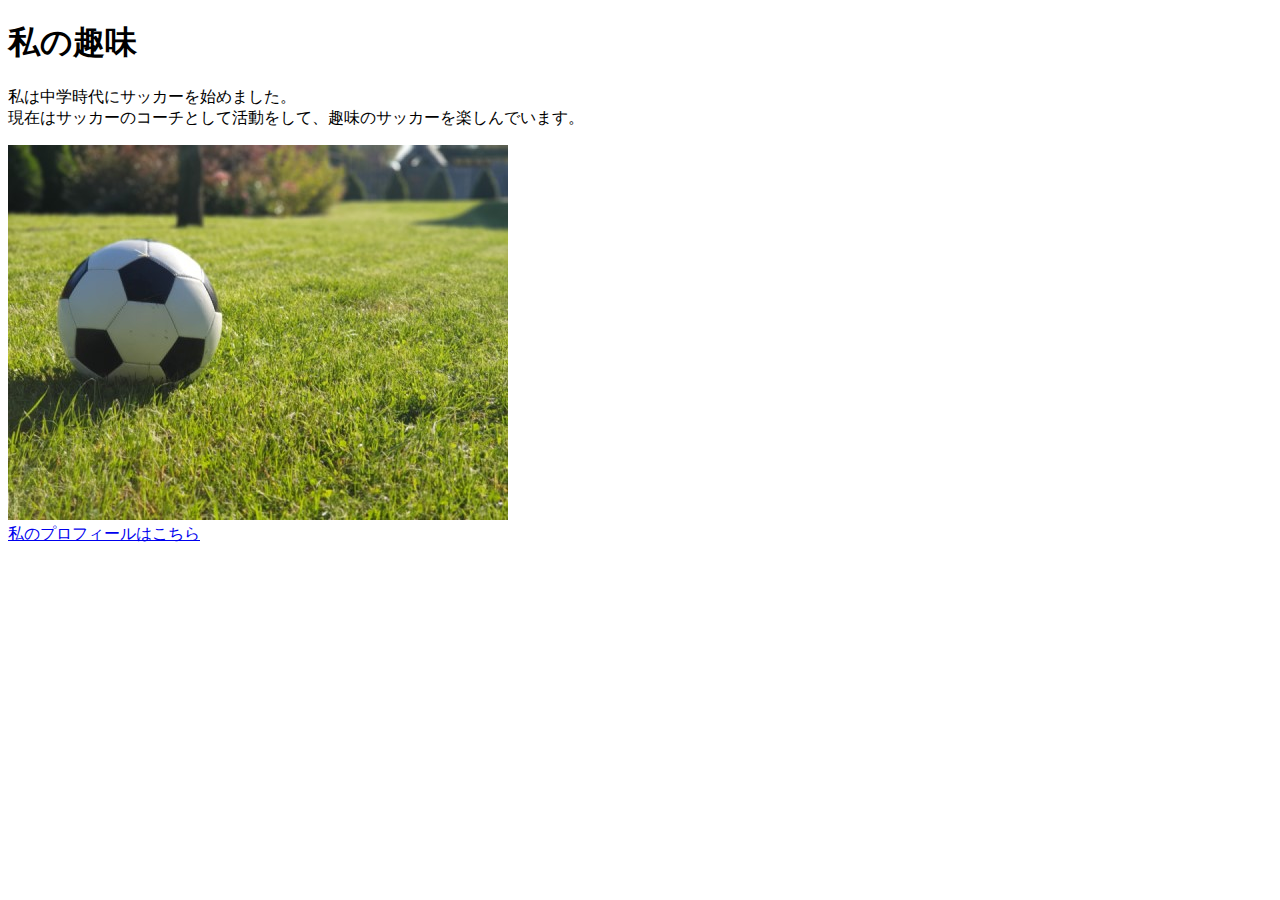
<file: kadai_005/html/kadai_005.html>
<!DOCTYPE html>
<html>
<head>
    <title>5章課題</title>
    <meta name="description" content="このページは5章の課題です。">
    <meta charset="UTF-8">
</head>
<body>
    <h1>私の趣味</h1>
    <p>私は中学時代にサッカーを始めました。<br>
        現在はサッカーのコーチとして活動をして、趣味のサッカーを楽しんでいます。
    </p>
    <img src="../images/sample.jpg" alt="サッカーボールの画像">
    <br>
    <a href="https://x.com/samuraijuku">私のプロフィールはこちら</a>
</body>
</html>
</file>
<file: kadai_tutorial_output/style.css>
/* PC、スマホ共通スタイル */
* {
        box-sizing: border-box;
}

p {
    font-size: 15px;
}

body {
    max-width: 1080px;
    margin: 0 auto 0 auto;
    font-family: "Source Sans Pro", "Hiragino Kaku Gothic ProN", Meiryo, Arial, sans-serif;
}

/* ヘッダー */
header {
    display: flex;
    justify-content: space-between;
}

/* ナビゲーションのレイアウト */
#nav-pc {
    font-size: 14px;
}

#nav-pc ul {
    display: flex;
    padding-left: 0;
}

#nav-pc li {
    list-style: none;
}

/* ナビゲーションのリンクの装飾設定 */
#nav-pc a {
    text-decoration: none;
    margin-left: 20px;
    color: #0d0d0d;
}

#nav-pc a:hover {
    text-decoration: underline;
}

/* スマホ用ナビを非表示 */
#nav-sp,#menu-sp {
    display: none;
}

/* メインビジュアル*/
#main-visual {
    position: relative;
    height: 400px;
}

#main-message {
    position: absolute;
    top: 0;
    left: 0;
    background-color: #2710d5;
    color: #ffffff;
    border-radius: 0 0 476px 0;
    max-width: 620px;
    height: 100%;
    width: 100%;
    z-index: 11;
}

#main-message h1 {
    font-size: 60px;
    margin: 100px 0 0 50px;
}

#main-message > p {
    font-size: 28px;
    margin: 0 0 0 50px;
}

#main-visual > img {
    max-width: 620px;
    border-radius: 476px 0 0 0;
    position: absolute;
    top: 0;
    right: 0;
    z-index: 10;
}

/* 見出し */
h2 {
    margin: 40px 0 0 0;
}

h2::after {
    content: url("images/line.png");
    margin-left: 10px;
}

h3 {
    font-size: 27px;
}

/* ミッション */
#mission {
    margin: 80px auto 80px auto;
}

#mission-flex {
    display: flex;
}

#mission-flex > div {
    width: 50%;
    margin: 20px;
}

#mission-photo {
    width: 100%;
}

#s2dgs {
    margin-top: 50px;
    width: 100%;
}

/* プロダクト */
#product {
    background-color: #fafafa;
    margin: 80px 0 80px 0;
    padding: 10px 40px 0px 40px;
}

/* 外枠 */
#product .product-flex {
    margin-top: 40px;
    display: flex;
}

/* 左のカラム */
#product-left {
    width: 50%;
    margin-right: 20px;
}

/* 右のカラム */
#product-right {
    width: 50%;
    margin-left: 20px;
    margin-top: 80px;
}

/* 画像＋説明の枠 */
#product-left > div {
    position: relative;
    height: 480px;
    margin-right: 20px;
}

#product-right > div {
    position: relative;
    height: 480px;
    margin-left: 20px;
}

/* 画像 */
.product-photo {
    width: 100%;
}

/* 説明文の枠 */
.product-explain {
    background-color: #ffffff;
    position: absolute;
    left: 0;
    bottom: 50px;
    margin: 0 40px 0 40px;
    padding: 20px;
    box-shadow: 5px 5px 10px rgba(0, 0, 0, 0.05);
}

/* 説明文の英語 */
.product-explain > span {
    color: #2710d5;
    font-weight: bold;
    font-size: 16px;
    margin: 0px;
}

/* 説明文の見出し */
.product-explain > h3 {
    margin: 5px 0 5px 0;
}

/* 説明文 */.product-explain > p {
    font-size: 14px;
    margin: 0;
}

 /* もっと見るボタン */
#product-more {
    text-align: center;
}

#product-more a {
    position: relative;
    bottom: -42px;
}

/* ABOUT US */
#aboutus {
    margin: 80px auto 80px auto;
}

/* 3つの組織文化と画像を入れる枠 */
#aboutus > div {
    display: flex;
}

/* 画像 */
.culture-img {
    width: 50%;
    align-self: flex-start;
}

.culture-img2 {
    margin-top: 50px;
    width: 100%;
}

/* 3つの組織文化の表 */
.culture-table {
    margin-right: 50px;
}

/* 番号 */
.culture-num {
    font-size: 80px;
    color: #2710d5;
    padding: 0 20px 0 0;
}

/* 見出し */
.culture-table th {
    text-align: left;
    font-size: 28px;
    font-weight: bold;
}

/* 組織文化英語 */
.culture-en {
    color: #2710d5;
    font-size: 24px;
}

/* 説明文 */
.culture-description {
    margin: 0;
}

/* ビジョン */
#vision {
    margin: 80px auto 80px auto;
}

/* セクション内の外枠*/
#vision > div {
    display: flex;
    justify-content: space-between;
    flex-wrap: wrap;
}

/*7つの行動指針の枠*/
.vision-box {
    width: 300px;
    height: 300px;
    margin-bottom: 30px;
    position: relative;
}

.vision-box > img {
    width: 100%;
    position: relative;
    z-index: 30;
}

.vision-box > div {
    position: absolute;
    top: 0;
    left: 0;
    z-index: 31;
    margin-right: 20px;
}

.vision-box > div > h4 {
    color: #2710d5;
    font-size: 19px;
    margin: 80px 0 0 0;
}

.vision-box > div > h4::first-letter {
    font-size: 40px;
}

.vision-box > div > h5 {
    font-size: 20px;
    margin: 0 0 0 0;
}

.vision-box > div > p {
    margin: 10px 0 0 0;
}

/* 会社概要 */
#company {
    margin: 80px auto 80px auto;
}

#company-table {
    width: 100%;
}

.tableheader {
    text-align: left;
    padding: 20px;
    border-bottom-color: #2710d5;
    border-bottom-width: 1px;
    border-bottom-style: solid;
    width: 100px;
}

.tableheader-first {
    border-top-color: #2710d5;
    border-top-width: 1px;
    border-top-style: solid;
}

.cell {
    padding: 30px;
    border-bottom-color: #ececec;
    border-bottom-width: 1px;
    border-bottom-style: solid;
}

.cell-first {
    border-top-color: #ececec;
    border-top-width: 1px;
    border-top-style: solid;
}

#company > iframe {
    width: 100%;
    height: 368px;
    margin-top: 40px;
}

/* お問い合わせ */
#contact {
    margin: 80px auto 80px auto;
}

/* 外枠 */
#contact > form > div {
    display: flex;
    flex-direction: row;
    flex-wrap: wrap;
    padding-bottom: 30px;
}

/* 左列の見出し */
.contact-heading {
    width: 240px;
    align-self: center;
}

/* 見出しのラベル */
.contact-label {
    font-weight: bold;
}

/* 必須 */
.contact-span {
    color: #ce2222;
    margin: 0 0 0 20px;
    font-weight: bold;
}

/* テキストボックス */
.contact-textbox {
    border-top: 0px;
    border-left: 0px;
    border-right: 0px;
    border-bottom-width: 1px;
    border-bottom-color: #707070;
    border-style: solid;
    background-color: #fafafa;
    height: 56px;
    width: 400px;
}

/* お問い合わせ内容のテキストエリア */
.contact-textarea {
    border-top: 0px;
    border-left: 0px;
    border-right: 0px;
    border-bottom-width: 1px;
    border-bottom-color: #707070;
    background-color: #fafafa;
    width: 400px;
    height: 200px;
}

/* 個人情報の取り扱い */
#contact dt {
    font-weight: bold;
}

#contact dd {
    margin: 0 0 16px 0;
}

#contact dd p {
    margin: 0;
}

#contact dd ul {
    padding-left: 0;
}

#contact dd li {
    margin-bottom: 0;
    list-style: none;
}

/* フッター */
footer {
    background-color: #0d0d0d;
    text-align: center;
    padding: 80px 80px 30px 80px;
}

#footer-logo {
    margin-bottom: 30px;
}

#footer-link {
    margin-bottom: 50px;
}

#footer-link > a {
    text-decoration: none;
    margin: 10px;
    color: #ffffff;
}

#footer-link > a:hover {
    text-decoration: underline;
}

#sns-footer {
    display: flex;
    justify-content: space-between;
    text-align: left;
}

#sns-footer a {
    margin-right: 30px;
}

#copyright {
    color: #ffffff;
    margin: 0;
}

/* mission.html用スタイル */
/* ミッションのメインビジュアル */
.mission-main-inner {
    background-image: url("images/mission/mission-main.png");
    background-repeat: no-repeat;
    background-position-y: center;
}

#mission-title {
    background-color: #2710d5;
    width: 368px;
    color: #ffffff;
    height: 496px;
    border-radius: 0 248px 248px 0;
    position: relative;
}

#mission-title h1 {
    position: absolute;
    top: 0;
    left: 100px;
    font-size: 80px;
    line-height: 1;
}

#mission-title h1 span {
    font-size: 26px;
}

#mission-title > p {
    position: absolute;
    top: 350px;
    left: 100px;
    font-size: 16px;
}

/* ミッションページ　S2DGSの設定 */
#mission-s2dgs {
    padding: 20px;
}

.mission-h2 {
    color: #2710d5;
    font-size: 40px;
}

.mission-h2::after {
    content: none;
}

/* ミッションページ　5つのゴールの設定 */
#mission-five-goals {
    padding: 20px;
    display: flex;
}

#mission-five-goals .five-goals-image {
    width: 30%;
    padding: 20px;
}

#mission-five-goals .five-goals-image img {
    width: 100%;
}

#mission-five-goals .five-goals-read {
    width: 70%;
    padding: 20px;
}

#mission-five-goals .five-goals-read > div {
    margin-bottom: 40px;
}

.fivegoals-image-right {
    float: right;
    margin: 20px;
}

.fivegoals-image-left {
    float: left;
    margin: 20px;
}

.fivegoals-number {
    color: #2710d5;
    font-size: 48px;
    font-weight: bold;
    margin: 0;
}

.fivegoals-h3 {
    font-size: 28px;
    margin: 0;
}

.fivegoals-p {
    margin: 0;
}

/* プロダクトページ */
.product-main-inner {
    background-image: url("images/product/product-main.png");
    background-repeat: no-repeat;
    background-position-y: center;
}

#product-title {
    background-color: #2710d5;
    width: 368px;
    color: #ffffff;
    height: 496px;
    border-radius: 0 248px 248px 0;
    position: relative;
}

#product-title h1 {
    position: absolute;
    top: 0;
    left: 100px;
    font-size: 80px;
    line-height: 1;
}

#product-title h1 span {
    font-size: 26px;
}

#product-title > p {
    position: absolute;
    top: 350px;
    left: 100px;
    font-size: 16px;
}

/* セクション */
.product-section {
    display: flex;
    padding: 20px 20px 0;
}

.product-section .product-section-img {
    width: 450px;
}

/* 左が画像のセクション*/
.product-section-left .product-section-img img {
    width: 100%;
    padding: 0 40px 30px 0;
    border-radius: 0 432px 0 0;
}

.product-section-left .product-read {
    width: 50%;
    flex-grow: 1;
}

.product-section-left .product-read p {
    margin-bottom: 0;
}

/* 右が画像のセクション*/
.product-section-right {
    justify-content: space-between;
}

.product-section-right .product-section-img img {
    width: 100%;
    padding: 0 0 30px 40px;
    border-radius: 432px 0 0 0;
}

.product-section-right .product-read {
    width: 500px;
}

.product-h2 {
    color: #2710d5;
    font-size: 24px;
    margin: 0;
}

.product-h3 {
    font-size: 28px;
    margin: 0;
}

/*====================
    スマートフォン用のスタイル
=====================*/
@media screen and (max-width: 767px) {
    /* PC用ナビゲーション非表示 */
    #nav-pc {
        display: none;
    }

    /* ハンバーガーメニュー */
    #menu-sp {
        display: block;
        background-color: transparent;
        float: right;
        padding: 0;
        border: none;
    }

    /* スマホ用ナビゲーションの表示切替*/
    /* 初期状態、レイアウトと非表示設定 */
    #nav-sp {
        background-color: #2710d5;
        position: fixed;
        left: 0;
        top: 0;
        height: 100%;
        width: 100%;
        display: none;
        z-index: 100;
    }

    /* ×ボタン */
    #close {
        position: absolute;
        top: 20px;
        right: 20px;
        background-color: transparent;
        border: none;
    }

    #nav-sp nav ul {
        padding-left: 0;
    }

    #nav-sp nav li {
        list-style: none;
    }

    /* ナビゲーションメニュー用ロゴ */
    #logo-sp {
        margin: 80px 0 30px 20px;
    }

    /* ナビゲーションのリンクの装飾設定 */
    #nav-sp nav a {
        display: block;
        color: #ffffff;
    }

    #nav-sp nav a:hover {
        text-decoration: underline;
    }

    #nav-sp .menu {
        text-decoration: none;
        margin: 0 20px 0 20px;
        height: 44px;
        font-size: 16px;
        background-image: url("images/arrow.png");
        background-repeat: no-repeat;
        background-position: right top;
    }

    #sns {
        position: absolute;
        bottom: 20px;
        left: 20px;
    }

    #sns > a {
        margin-right: 30px;
    }

    /* メインビジュアル */
    #main-visual {
        position: relative;
        height: 470px;
    }

    #main-visual > div {
        text-align: center;
        height: 280px;
    }

    #main-visual h1 {
        font-size: 28px;
        margin: 90px 0 0 0;
    }

    #main-visual > div > p {
        margin: 0;
        font-size: 15px;
    }

    #main-visual > img {
        width: 100%;
        border-radius: 476px 0 0 0;
        top: auto;
        bottom: 0;
    }

    /*見出し*/
    h2 {
        margin: 15px 0 15px 0;
    }
    
    h3 {
        font-size: 24px;
        margin: 10px 0 0 0;
    }

    /* ミッション */
    #mission {
        margin: 20px 0 20px 0;
        padding: 0 20px 0 20px;
    }

    #mission-flex {
        flex-direction: column;
    }

    #mission-flex > div {
        width: 100%;
        margin: 0;
    }

    /* プロダクト */
    #product {
        margin: 0;
        padding: 10px 20px 0 20px;
    }

    /* 外枠 */
    #product .product-flex {
        flex-direction: column;
        margin-top: 0;
    }

    /* 左右のカラム　スマホでは縦並び */
    #product-left, #product-right {
        width: 100%;;
        margin: 0;
    }

    /*  画像＋説明の枠 */
    #product-left > div, #product-right > div {
        height: auto;
        margin: 0;
    }

    /* 説明文の枠 */
    .product-explain {
        position: relative;
        margin: 0;
    }

    .product-explain > h3 {
        margin: 10px 0 10px 0;
        font-size: 24px;
    }

    /* もっと見るボタン */
    #product-more {
        text-align: left;
    }

    /* ABOUT US */
    #aboutus {
        margin: 80px 20px 80px 20px;
    }

    #aboutus > div {
        flex-direction: column;
    }

    .culture-table th {
        font-size: 16px;
    }

    .culture-table {
        margin-right: 0;
        padding-right: 20px;
        order: 2;
    }

    .culture-img {
        width: 100%;
        order: 1;
    }

    .culture-img2 {
        margin-top: 0;
    }

    .culture-num {
        padding: 0;
    }

    .culture-description {
        margin: 0;
    }

    /* ビジョン */
    #vision {
        margin: 80px 20px 80px 20px;
    }

    .vision-box > img {
        position: absolute;
        top: 0;
        left: 0;
    }

    .vision-box > div > h4 {
        margin: 60px 0 0 0;
    }

    /*会社概要*/
    #company {
        margin: 0 20px 0 20px;
    }

    #company > h3 {
        margin-bottom: 20px;
    }

    .tableheader {
        width: 50px;
    }

    .cell {
        padding: 20px;
    }

    #company > iframe {
        height: 240px;
    }

    /* お問い合わせ */
    #contact {
        margin: 80px 20px 80px 20px;
    }

    #contact > h3 {
        margin-bottom: 20px;
    }

    #contact > form > div {
        flex-direction: column;
        margin-bottom: 20px;
    }

    .contact-heading {
        align-self: auto;
        margin-bottom: 20px;
    }

    .contact-textbox {
        min-width: 300px;
        width: 100%;
    }

    .contact-textarea {
        height: 150px;
        width: 100%;
    }

    .radiobutton {
        margin-bottom: 20px;
    }

    /* フッター */
    footer {
        padding: 30px 20px 50px 20px;
        text-align: left;
    }

    #footer-link > a {
        margin: 0 20px 30px 0;
        display: block;
        background-image: url("images/arrow.png");
        background-repeat: no-repeat;
        background-position: right top;
    }

    #footer-link > a:hover {
        text-decoration: underline;
    }

    #sns-footer {
        flex-direction: column;
        justify-content: flex-start;
    }

    #copyright {
        font-size: 12px;
        margin-top: 30px;
    }

    /* mission.html用スタイル */
    /* ミッションのメインビジュアル */
    #mission-main {
        height: 256px;
        margin-top: 4%;
        position: relative;
    }

    .mission-main-inner {
        height: 80%;
        background-size: cover;
    }

    #mission-title {
        width: 136px;
        height: 256px;
        position: absolute;
        top: -10%;
    }

    #mission-title h1 {
        left: 20px;
        font-size: 40px;
    }

    #mission-title h1 span {
        font-size: 18px;
    }

    #mission-title > p {
        top: 180px;
        left: 20px;
        font-size: 13px;
    }

    /* ミッションページ　S2DGSの設定 */
    .mission-h2 {
        font-size: 38px;
        margin: 0px;
    }

    .mission-h2::after {
        content: none;
    }

    #mission-s2dgs > img {
        width: 100%;
    }

    /* ミッションページ　5つのゴールの設定 */
    #mission-five-goals {
        flex-direction: column;
    }

    #mission-five-goals > div {
        padding: 0;
    }

    #mission-five-goals .five-goals-image,
    #mission-five-goals .five-goals-read {
        width: 100%;
        padding: 0;
    }

    #mission-five-goals .five-goals-read > div {
        display: flex;
        flex-direction: column;
    }

    .fivegoals-image-right,
    .fivegoals-image-left {
        align-self: center;
    }

    /* プロダクトページ */
    #product-main {
        height: 256px;
        margin-top: 4%;
        position: relative;
    }

    .product-main-inner {
        height: 80%;
        background-size: cover;
    }

    #product-title {
        width: 136px;
        height: 256px;
        position: absolute;
        top: -10%;
    }
    
    #product-title h1 {
        left: 20px;
        font-size: 40px;
    }

    #product-title h1 span {
        font-size: 18px;
    }

    #product-title > p {
        top: 180px;
        left: 20px;
        font-size: 13px;
    }

    /* セクション */
    .product-section {
        flex-direction: column;
    }

    .product-section .product-section-img {
        width: 100%;
    }
    
    .product-section .product-section-img img {
        width: 100%;
        padding: 0;
    }

    /* 左が画像のセクション*/
    .product-section-left .product-section-img img {
        border-radius: 0 300px 0 0;
    }

    .product-section-left .product-read {
        width: 100%;
        flex-grow: 1;
    }

    /* 右が画像のセクション*/
    .product-section-right .product-section-img img {
        order: 1;
        border-radius: 300px 0 0 0;
    }

    .product-section-right .product-read {
        order: 2;
        width: 100%;
    }
}
</file>
<file: kadai_015/style.css>
html {
    font-size: 20px;
}

body {
    font-family: 'Arial', 'Meiryo', sans-serif;
    text-align: center;
}

h1 {
    font-size: 2rem;
    font-family: 'Josefin Sans', sans-serif;
    letter-spacing: 1.2em;
    text-shadow: 2px 2px 3px gray;
    border-bottom: solid 3px rgb(115, 115, 114);
}

.blue {
    color: skyblue;
}

.pink {
    color: rgb(255, 192, 203) ;
}

#basic p {
    font-weight: bold;
}
</file>
<file: kadai_018/style.css>
/* Step3. 一番上の図形へのスタイル適用 */
#top {
    width: 800px;
    background-color: #dcc9f4;
    margin: 20px auto;
    text-align: center;
}

.top-child {
    width: 20%;
    background-color: #ffd9df;
    display: inline-block;
}

/* Step4. 真ん中の図形へのスタイル適用 */
/* Step4-1. 真ん中の図形のデザインを調整 */
#middle {
    width: 800px;
    height: 800px;
    margin: 20px auto;
    background-color: #ffd9df;
    position: relative;
}

#middle-child01, #middle-child02, #middle-child03 {
    width: 200px;
    height: 200px;
    background-color: #87ceeb;
}

/* Step4-2. 真ん中の図形の位置を指定 */
#middle-child01 {
    position: absolute;
    top: 100px;
    left: 100px;
}

#middle-child02 {
    position: absolute;
    top: 300px;
    left: 300px;
}

#middle-child03 {
    position: absolute;
    top: 500px;
    left: 500px;
}

/* Step5. 一番下の図形へのスタイル適用 */
/* Step5-1. 一番下の図形のデザインを調整 */
#bottom {
    width: 800px;
    height: 300px;
    margin: auto;
    background-color: #87ceeb;
}

#bottom-child01, #bottom-child02, #bottom-child03 {
    width: 400px;
    height: 100px;
    background-color: #e5dcf0;
}

/* Step5-2. 一番下の図形の位置を指定 */
#bottom-child02 {
    position: relative;
    left: 200px;
}

#bottom-child03 {
    position: relative;
    left: 400px;
}
</file>
<file: kadai_022/style.css>
/* Step3. スタイルの下準備 */
body, h1, p {
    margin: 0;
}

p, a {
    font-size: 20px;
}

/* Step4. header部分のスタイル */
header {
    margin-bottom: 20px;
    background-color: rgb(244, 79, 79);
    text-align: center;
}

h1 {
    color: rgb(255, 255, 255);
}

/* Step5. main部分のスタイル */
main {
    margin: 10px;
}

#parent {
    display: flex;
    justify-content: space-around;
}

.contents {
    border: 3px solid rgb(238, 204, 204);
    flex-basis: 25%;
    padding: 10px 15px;
    margin: 20px 0;
    text-align: center;
}

h2 {
    font-size: 25px;
    border-bottom: 3px dotted rgb(236, 122, 122);
}

h2::before {
    content: "●";
    color: rgb(239, 111, 139);
}

.contents p:nth-of-type(2)::first-letter  {
    font-weight: bold;
    color: rgb(97, 206, 249);
}

.contents img {
    margin: 10px 0;
    width: 70%;
}

/* Step6. フッター部分のスタイル */
footer {
    background-color: rgb(244, 79, 79);
    text-align: center;
}

footer a {
    color: rgb(255, 255, 255);
}

footer a:visited {
    color: rgb(193, 234, 251);
}

footer a:hover {
    color: rgb(245, 178, 168);
}

/* Step7. レスポンシブ対応のスタイル */
@media screen and (max-width: 768px) {
    h2 {
        font-size: 30px;
    }

    p {
        font-size: 25px;
    }

    #parent {
        display: block;
    }
}
</file>
